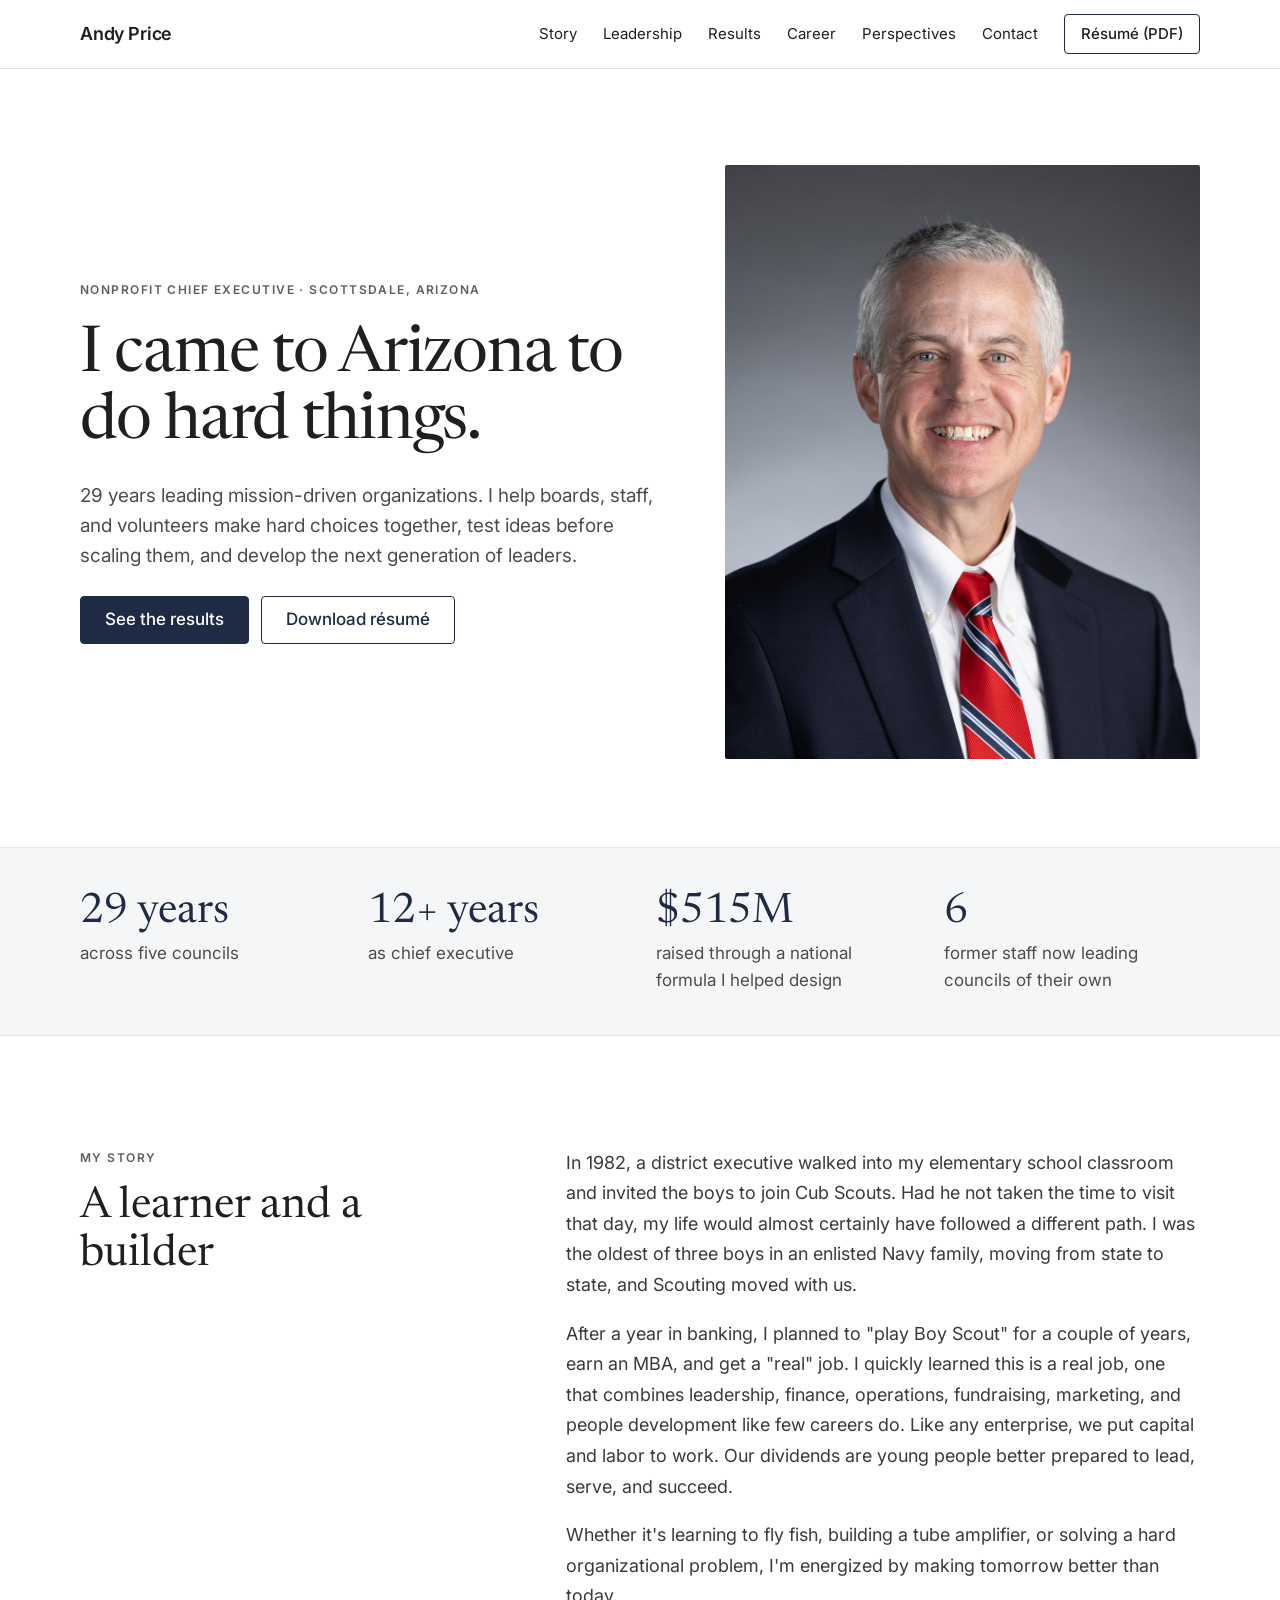
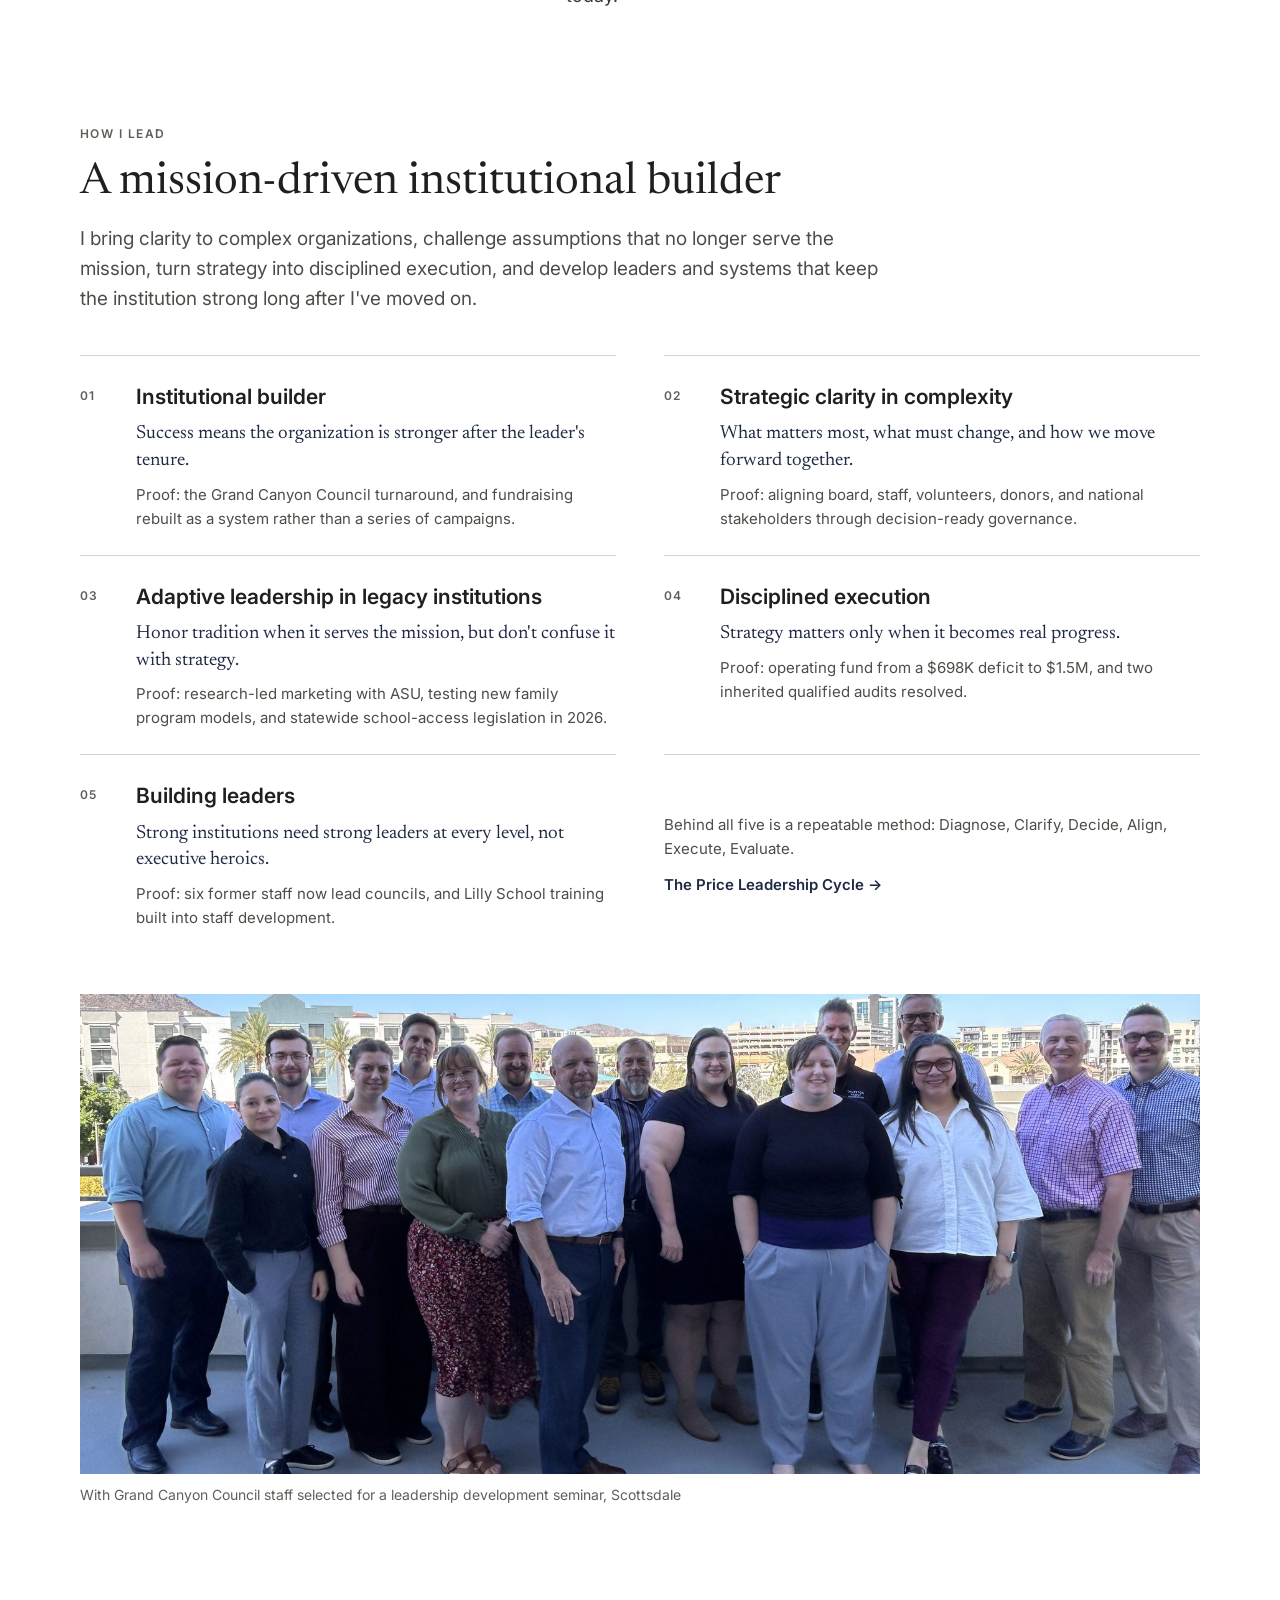
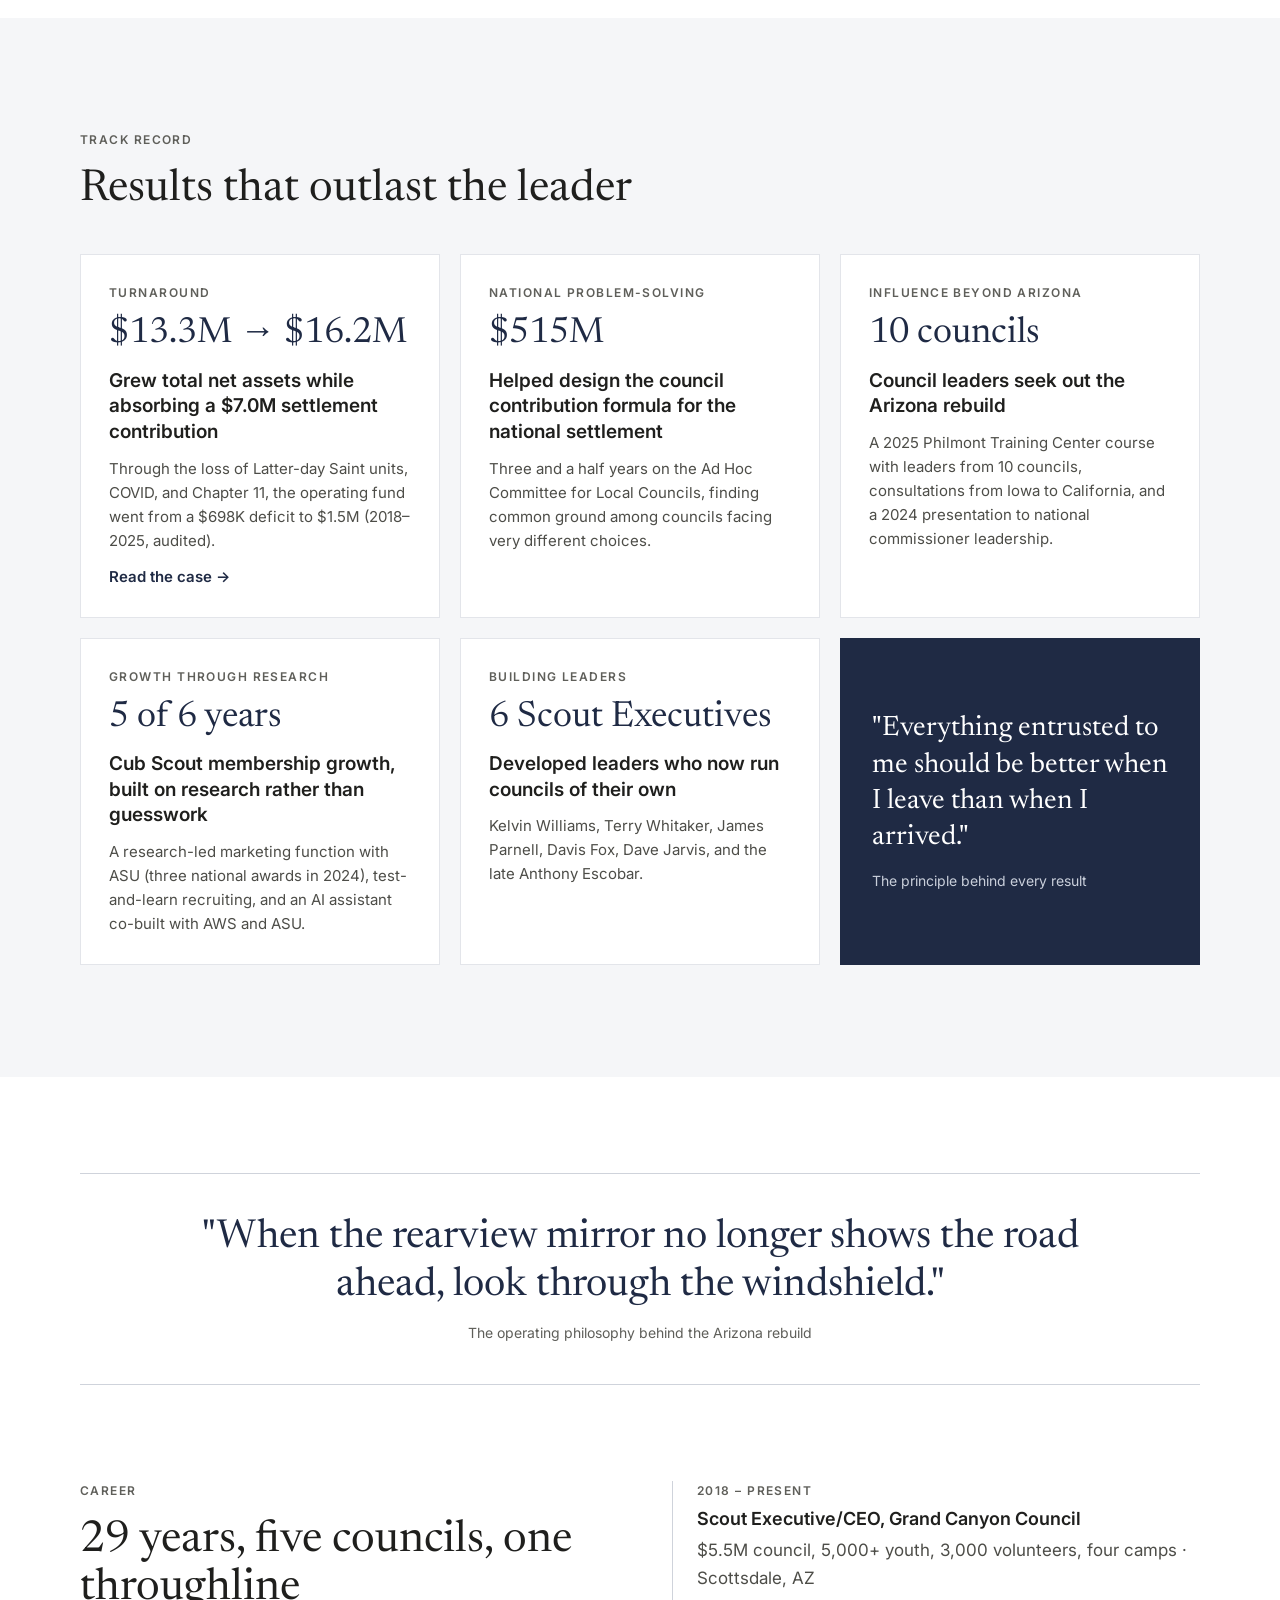
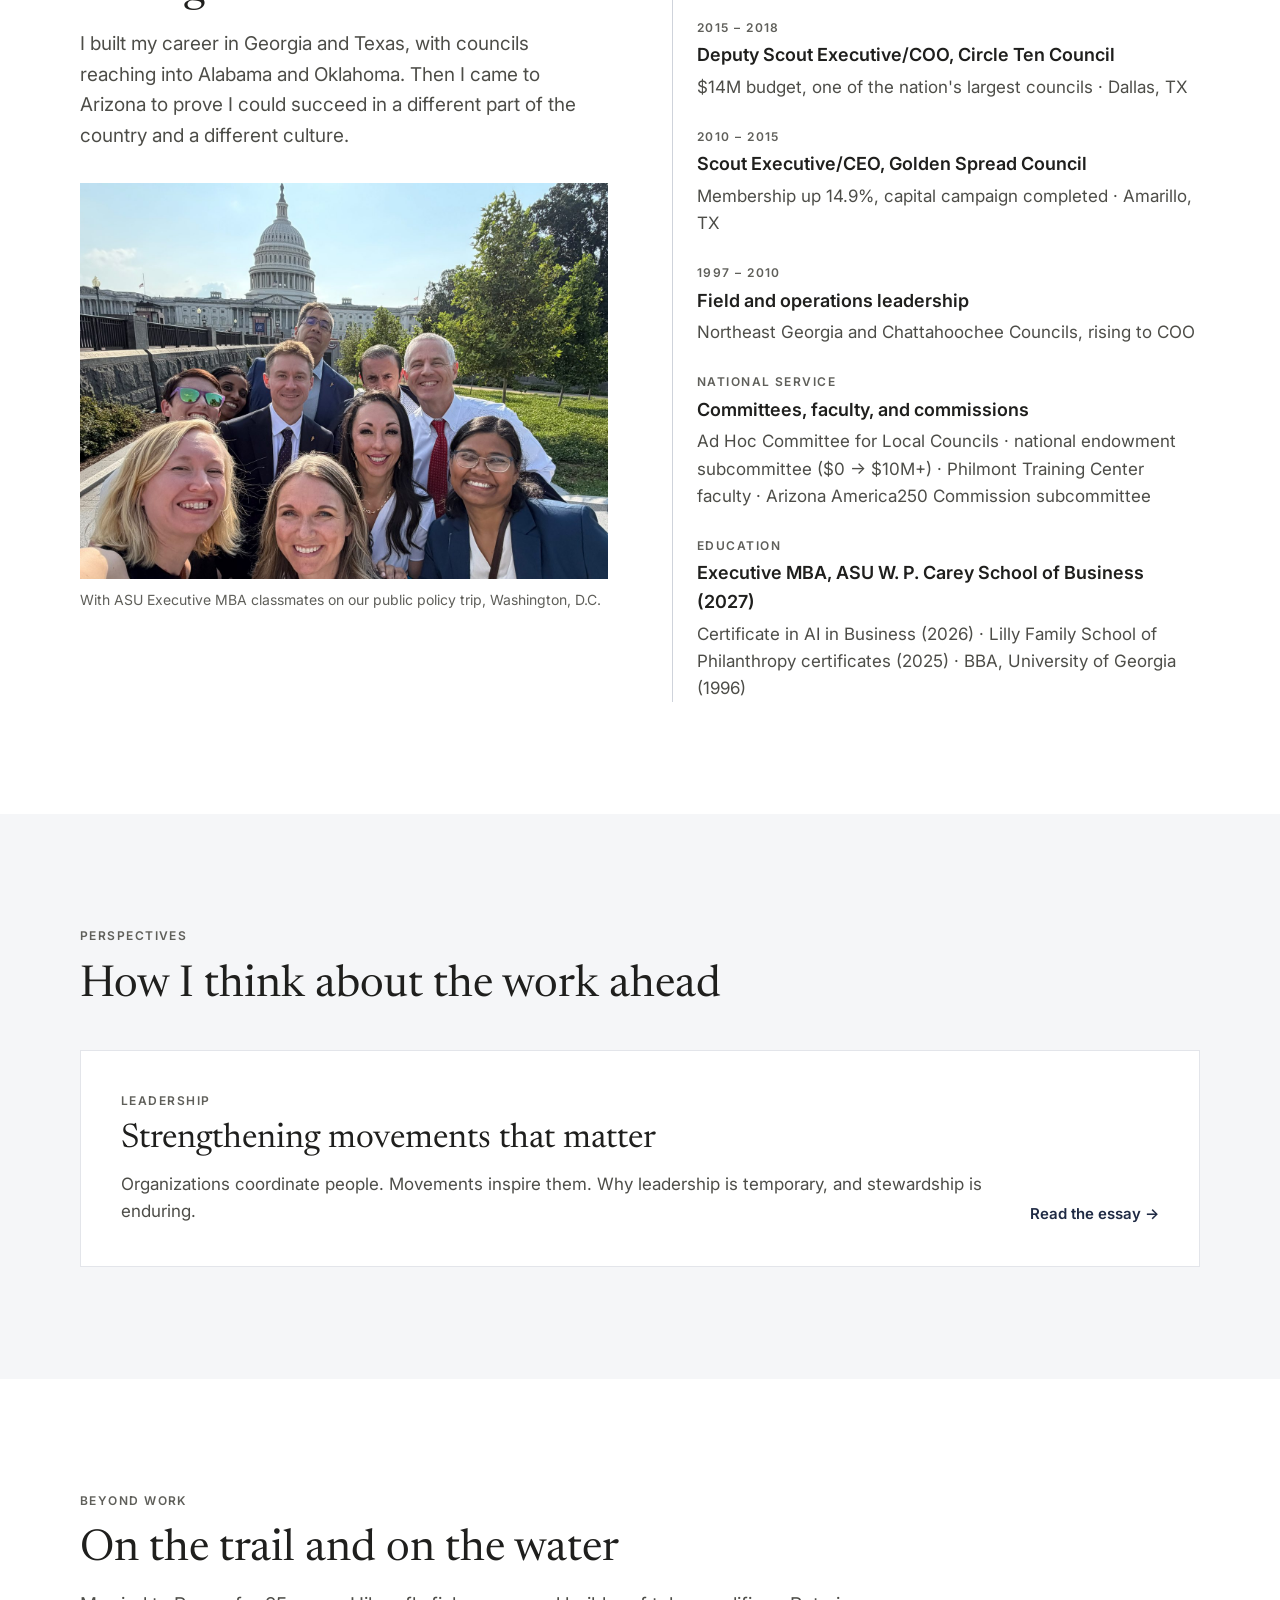
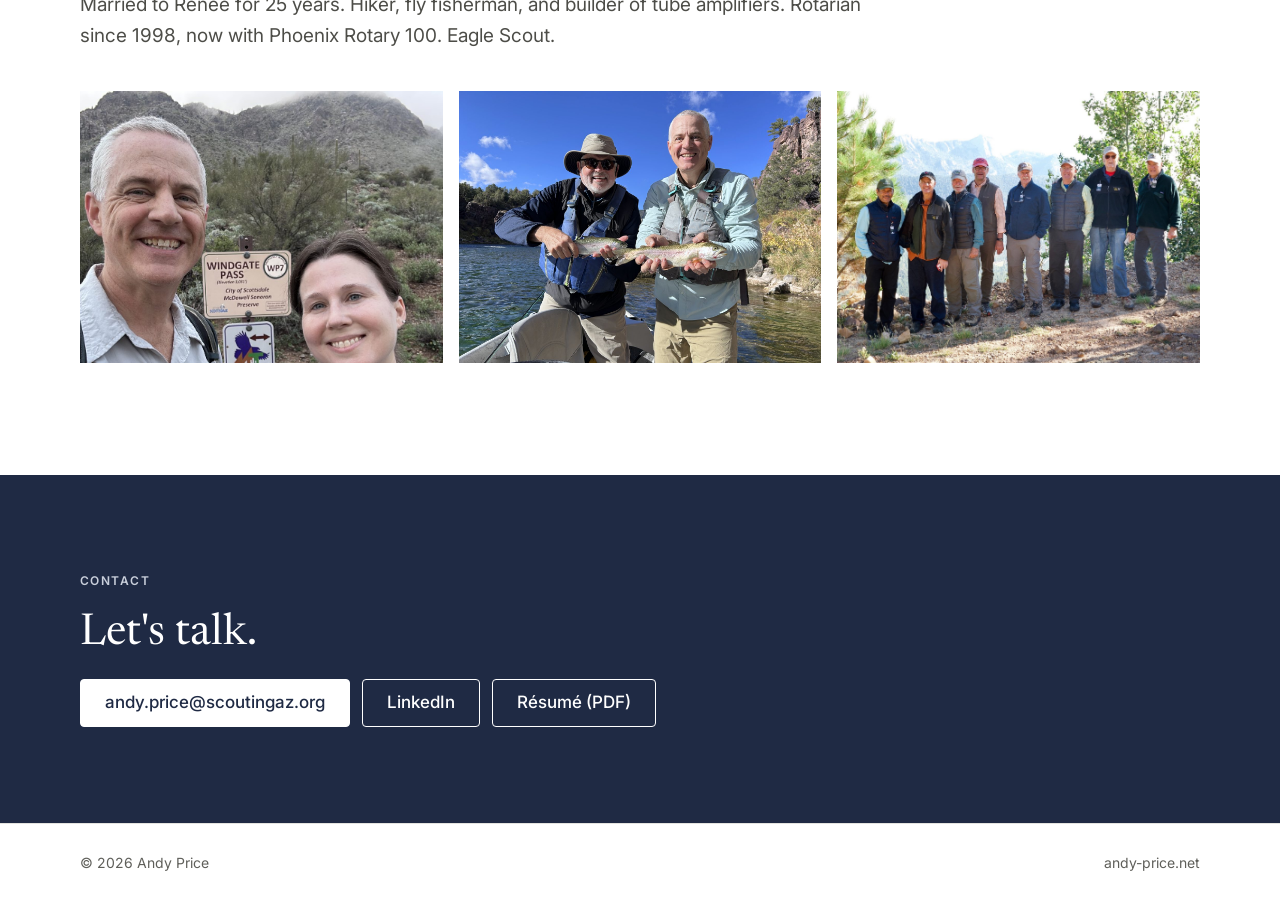
<file: index.html>
<!doctype html>
<html lang="en">
<head>
<meta charset="utf-8">
<meta name="viewport" content="width=device-width, initial-scale=1">
<meta name="robots" content="noindex, nofollow">
<title>Andy Price</title>
<meta name="description" content="Andy Price, nonprofit chief executive. 29 years leading mission-driven organizations.">
<meta property="og:title" content="Andy Price">
<meta property="og:description" content="29 years leading mission-driven organizations.">
<meta property="og:image" content="https://andy-price.net/images/headshot.jpg">
<meta property="og:url" content="https://andy-price.net/">
<link rel="icon" href="/favicon.svg" type="image/svg+xml">
<link rel="preconnect" href="https://fonts.googleapis.com">
<link rel="preconnect" href="https://fonts.gstatic.com" crossorigin>
<link rel="stylesheet" href="https://fonts.googleapis.com/css2?family=Inter:wght@400;500;600;700&amp;family=Newsreader:opsz,wght@6..72,400;6..72,500&amp;display=swap">
<link rel="stylesheet" href="/css/site.css">
</head>
<body>

<header class="site-header">
<div class="wrap">
<a class="brand" href="/">Andy Price</a>
<nav class="nav" aria-label="Primary">
<a href="#story">Story</a>
<a href="#leadership">Leadership</a>
<a href="#results">Results</a>
<a href="#career">Career</a>
<a href="#perspectives">Perspectives</a>
<a href="#contact">Contact</a>
<a class="btn btn-line" style="min-height: 40px; padding: 0 16px; font-size: 15px" href="/Andy-Price-Resume.pdf">Résumé (PDF)</a>
</nav>
<details class="menu">
<summary aria-label="Menu"><svg width="22" height="22" viewBox="0 0 24 24" fill="none" stroke="#1f1f1d" stroke-width="2" stroke-linecap="round" aria-hidden="true"><path d="M4 7h16M4 12h16M4 17h16"/></svg></summary>
<div class="menu-panel">
<a href="#story">Story</a>
<a href="#leadership">Leadership</a>
<a href="#results">Results</a>
<a href="#career">Career</a>
<a href="#perspectives">Perspectives</a>
<a href="#contact">Contact</a>
<a href="/Andy-Price-Resume.pdf">Résumé (PDF)</a>
</div>
</details>
</div>
</header>

<main>
<section class="wrap hero">
<div class="hero-text">
<p class="tag">Nonprofit chief executive · Scottsdale, Arizona</p>
<h1>I came to Arizona to do hard things.</h1>
<p class="lede">29 years leading mission-driven organizations. I help boards, staff, and volunteers make hard choices together, test ideas before scaling them, and develop the next generation of leaders.</p>
<div class="btn-row">
<a class="btn btn-solid" href="#results">See the results</a>
<a class="btn btn-line" href="/Andy-Price-Resume.pdf">Download résumé</a>
</div>
</div>
<div class="hero-photo-wrap">
<img class="photo hero-photo" src="/images/headshot.jpg" alt="Portrait of Andy Price" width="1000" height="1249">
</div>
</section>

<div class="stats-band">
<div class="wrap stats">
<div><p class="stat-num">29 years</p><p class="stat-label">across five councils</p></div>
<div><p class="stat-num">12+ years</p><p class="stat-label">as chief executive</p></div>
<div><p class="stat-num">$515M</p><p class="stat-label">raised through a national formula I helped design</p></div>
<div><p class="stat-num">6</p><p class="stat-label">former staff now leading councils of their own</p></div>
</div>
</div>

<section id="story" class="wrap story">
<div class="section-head" style="margin-bottom: 0">
<p class="tag">My story</p>
<h2 class="h2">A learner and a builder</h2>
</div>
<div class="story-body">
<p>In 1982, a district executive walked into my elementary school classroom and invited the boys to join Cub Scouts. Had he not taken the time to visit that day, my life would almost certainly have followed a different path. I was the oldest of three boys in an enlisted Navy family, moving from state to state, and Scouting moved with us.</p>
<p>After a year in banking, I planned to "play Boy Scout" for a couple of years, earn an MBA, and get a "real" job. I quickly learned this is a real job, one that combines leadership, finance, operations, fundraising, marketing, and people development like few careers do. Like any enterprise, we put capital and labor to work. Our dividends are young people better prepared to lead, serve, and succeed.</p>
<p>Whether it's learning to fly fish, building a tube amplifier, or solving a hard organizational problem, I'm energized by making tomorrow better than today.</p>
</div>
</section>

<section id="leadership" class="wrap" style="padding-top: 72px; padding-bottom: 112px">
<div class="section-head">
<p class="tag">How I lead</p>
<h2 class="h2">A mission-driven institutional builder</h2>
<p class="lede">I bring clarity to complex organizations, challenge assumptions that no longer serve the mission, turn strategy into disciplined execution, and develop leaders and systems that keep the institution strong long after I've moved on.</p>
</div>
<div class="pillars">
<div class="pillar"><p class="tag">01</p><div class="pillar-body"><h3>Institutional builder</h3><p class="pillar-msg">Success means the organization is stronger after the leader's tenure.</p><p class="pillar-proof">Proof: the Grand Canyon Council turnaround, and fundraising rebuilt as a system rather than a series of campaigns.</p></div></div>
<div class="pillar"><p class="tag">02</p><div class="pillar-body"><h3>Strategic clarity in complexity</h3><p class="pillar-msg">What matters most, what must change, and how we move forward together.</p><p class="pillar-proof">Proof: aligning board, staff, volunteers, donors, and national stakeholders through decision-ready governance.</p></div></div>
<div class="pillar"><p class="tag">03</p><div class="pillar-body"><h3>Adaptive leadership in legacy institutions</h3><p class="pillar-msg">Honor tradition when it serves the mission, but don't confuse it with strategy.</p><p class="pillar-proof">Proof: research-led marketing with ASU, testing new family program models, and statewide school-access legislation in 2026.</p></div></div>
<div class="pillar"><p class="tag">04</p><div class="pillar-body"><h3>Disciplined execution</h3><p class="pillar-msg">Strategy matters only when it becomes real progress.</p><p class="pillar-proof">Proof: operating fund from a $698K deficit to $1.5M, and two inherited qualified audits resolved.</p></div></div>
<div class="pillar"><p class="tag">05</p><div class="pillar-body"><h3>Building leaders</h3><p class="pillar-msg">Strong institutions need strong leaders at every level, not executive heroics.</p><p class="pillar-proof">Proof: six former staff now lead councils, and Lilly School training built into staff development.</p></div></div>
<div class="pillar-link">
<p>Behind all five is a repeatable method: Diagnose, Clarify, Decide, Align, Execute, Evaluate.</p>
<a href="/leadership-cycle.html">The Price Leadership Cycle →</a>
</div>
</div>
<figure>
<img class="photo" src="/images/team.jpg" alt="Andy Price with Grand Canyon Council staff at a leadership development seminar" width="1800" height="945" style="aspect-ratio: 21 / 9; object-position: center 45%">
<figcaption>With Grand Canyon Council staff selected for a leadership development seminar, Scottsdale</figcaption>
</figure>
</section>

<section id="results" class="tint">
<div class="wrap section">
<div class="section-head">
<p class="tag">Track record</p>
<h2 class="h2">Results that outlast the leader</h2>
</div>
<div class="cards">
<a class="card" href="/turnaround.html"><p class="tag">Turnaround</p><p class="card-num">$13.3M → $16.2M</p><h3>Grew total net assets while absorbing a $7.0M settlement contribution</h3><p class="card-text">Through the loss of Latter-day Saint units, COVID, and Chapter 11, the operating fund went from a $698K deficit to $1.5M (2018–2025, audited).</p><span class="card-more">Read the case →</span></a>
<div class="card"><p class="tag">National problem-solving</p><p class="card-num">$515M</p><h3>Helped design the council contribution formula for the national settlement</h3><p class="card-text">Three and a half years on the Ad Hoc Committee for Local Councils, finding common ground among councils facing very different choices.</p></div>
<div class="card"><p class="tag">Influence beyond Arizona</p><p class="card-num">10 councils</p><h3>Council leaders seek out the Arizona rebuild</h3><p class="card-text">A 2025 Philmont Training Center course with leaders from 10 councils, consultations from Iowa to California, and a 2024 presentation to national commissioner leadership.</p></div>
<div class="card"><p class="tag">Growth through research</p><p class="card-num">5 of 6 years</p><h3>Cub Scout membership growth, built on research rather than guesswork</h3><p class="card-text">A research-led marketing function with ASU (three national awards in 2024), test-and-learn recruiting, and an AI assistant co-built with AWS and ASU.</p></div>
<div class="card"><p class="tag">Building leaders</p><p class="card-num">6 Scout Executives</p><h3>Developed leaders who now run councils of their own</h3><p class="card-text">Kelvin Williams, Terry Whitaker, James Parnell, Davis Fox, Dave Jarvis, and the late Anthony Escobar.</p></div>
<div class="card-quote">
<p>"Everything entrusted to me should be better when I leave than when I arrived."</p>
<p>The principle behind every result</p>
</div>
</div>
</div>
</section>

<div class="wrap" style="padding-top: 96px">
<blockquote class="pull">
<p>"When the rearview mirror no longer shows the road ahead, look through the windshield."</p>
<p>The operating philosophy behind the Arizona rebuild</p>
</blockquote>
</div>

<section id="career" class="wrap career">
<div class="career-intro">
<p class="tag">Career</p>
<h2 class="h2">29 years, five councils, one throughline</h2>
<p class="lede">I built my career in Georgia and Texas, with councils reaching into Alabama and Oklahoma. Then I came to Arizona to prove I could succeed in a different part of the country and a different culture.</p>
<figure>
<img class="photo" src="/images/capitol.jpg" alt="Andy Price with ASU Executive MBA classmates at the U.S. Capitol" width="1800" height="1080" style="aspect-ratio: 4 / 3">
<figcaption>With ASU Executive MBA classmates on our public policy trip, Washington, D.C.</figcaption>
</figure>
</div>
<ol class="timeline">
<li><p class="tag">2018 – present</p><p class="role">Scout Executive/CEO, Grand Canyon Council</p><p class="detail">$5.5M council, 5,000+ youth, 3,000 volunteers, four camps · Scottsdale, AZ</p></li>
<li><p class="tag">2015 – 2018</p><p class="role">Deputy Scout Executive/COO, Circle Ten Council</p><p class="detail">$14M budget, one of the nation's largest councils · Dallas, TX</p></li>
<li><p class="tag">2010 – 2015</p><p class="role">Scout Executive/CEO, Golden Spread Council</p><p class="detail">Membership up 14.9%, capital campaign completed · Amarillo, TX</p></li>
<li><p class="tag">1997 – 2010</p><p class="role">Field and operations leadership</p><p class="detail">Northeast Georgia and Chattahoochee Councils, rising to COO</p></li>
<li><p class="tag">National service</p><p class="role">Committees, faculty, and commissions</p><p class="detail">Ad Hoc Committee for Local Councils · national endowment subcommittee ($0 → $10M+) · Philmont Training Center faculty · Arizona America250 Commission subcommittee</p></li>
<li><p class="tag">Education</p><p class="role">Executive MBA, ASU W. P. Carey School of Business (2027)</p><p class="detail">Certificate in AI in Business (2026) · Lilly Family School of Philanthropy certificates (2025) · BBA, University of Georgia (1996)</p></li>
</ol>
</section>

<section id="perspectives" class="tint">
<div class="wrap section">
<div class="section-head">
<p class="tag">Perspectives</p>
<h2 class="h2">How I think about the work ahead</h2>
</div>
<a class="feature" href="/strengthening-movements.html">
<div>
<p class="tag">Leadership</p>
<h3>Strengthening movements that matter</h3>
<p class="card-text" style="font-size: 17px">Organizations coordinate people. Movements inspire them. Why leadership is temporary, and stewardship is enduring.</p>
</div>
<span class="card-more">Read the essay →</span>
</a>
</div>
</section>

<section id="beyond" class="wrap section">
<div class="section-head">
<p class="tag">Beyond work</p>
<h2 class="h2">On the trail and on the water</h2>
<p class="lede">Married to Renee for 25 years. Hiker, fly fisherman, and builder of tube amplifiers. Rotarian since 1998, now with Phoenix Rotary 100. Eagle Scout.</p>
</div>
<div class="gallery">
<img class="photo" src="/images/hike.jpg" alt="Andy and Renee Price hiking at Windgate Pass, McDowell Sonoran Preserve" width="1400" height="724">
<img class="photo" src="/images/trout.jpg" alt="Andy Price holding a rainbow trout on a fly-fishing float trip" width="1400" height="1050">
<img class="photo" src="/images/mountain.jpg" alt="Andy Price with friends on a mountain overlook" width="1800" height="1202">
</div>
</section>

<section id="contact" class="contact">
<div class="wrap">
<p class="tag">Contact</p>
<h2 class="h2">Let's talk.</h2>
<div class="btn-row">
<a class="btn btn-solid" href="mailto:andy.price@scoutingaz.org">andy.price@scoutingaz.org</a>
<a class="btn btn-line" href="https://www.linkedin.com/in/andy-price-08856b11/">LinkedIn</a>
<a class="btn btn-line" href="/Andy-Price-Resume.pdf">Résumé (PDF)</a>
</div>
</div>
</section>
</main>

<footer class="site-footer">
<div class="wrap"><span>© 2026 Andy Price</span><span>andy-price.net</span></div>
</footer>

<script src="/js/v.js" defer></script>
</body>
</html>
</file>
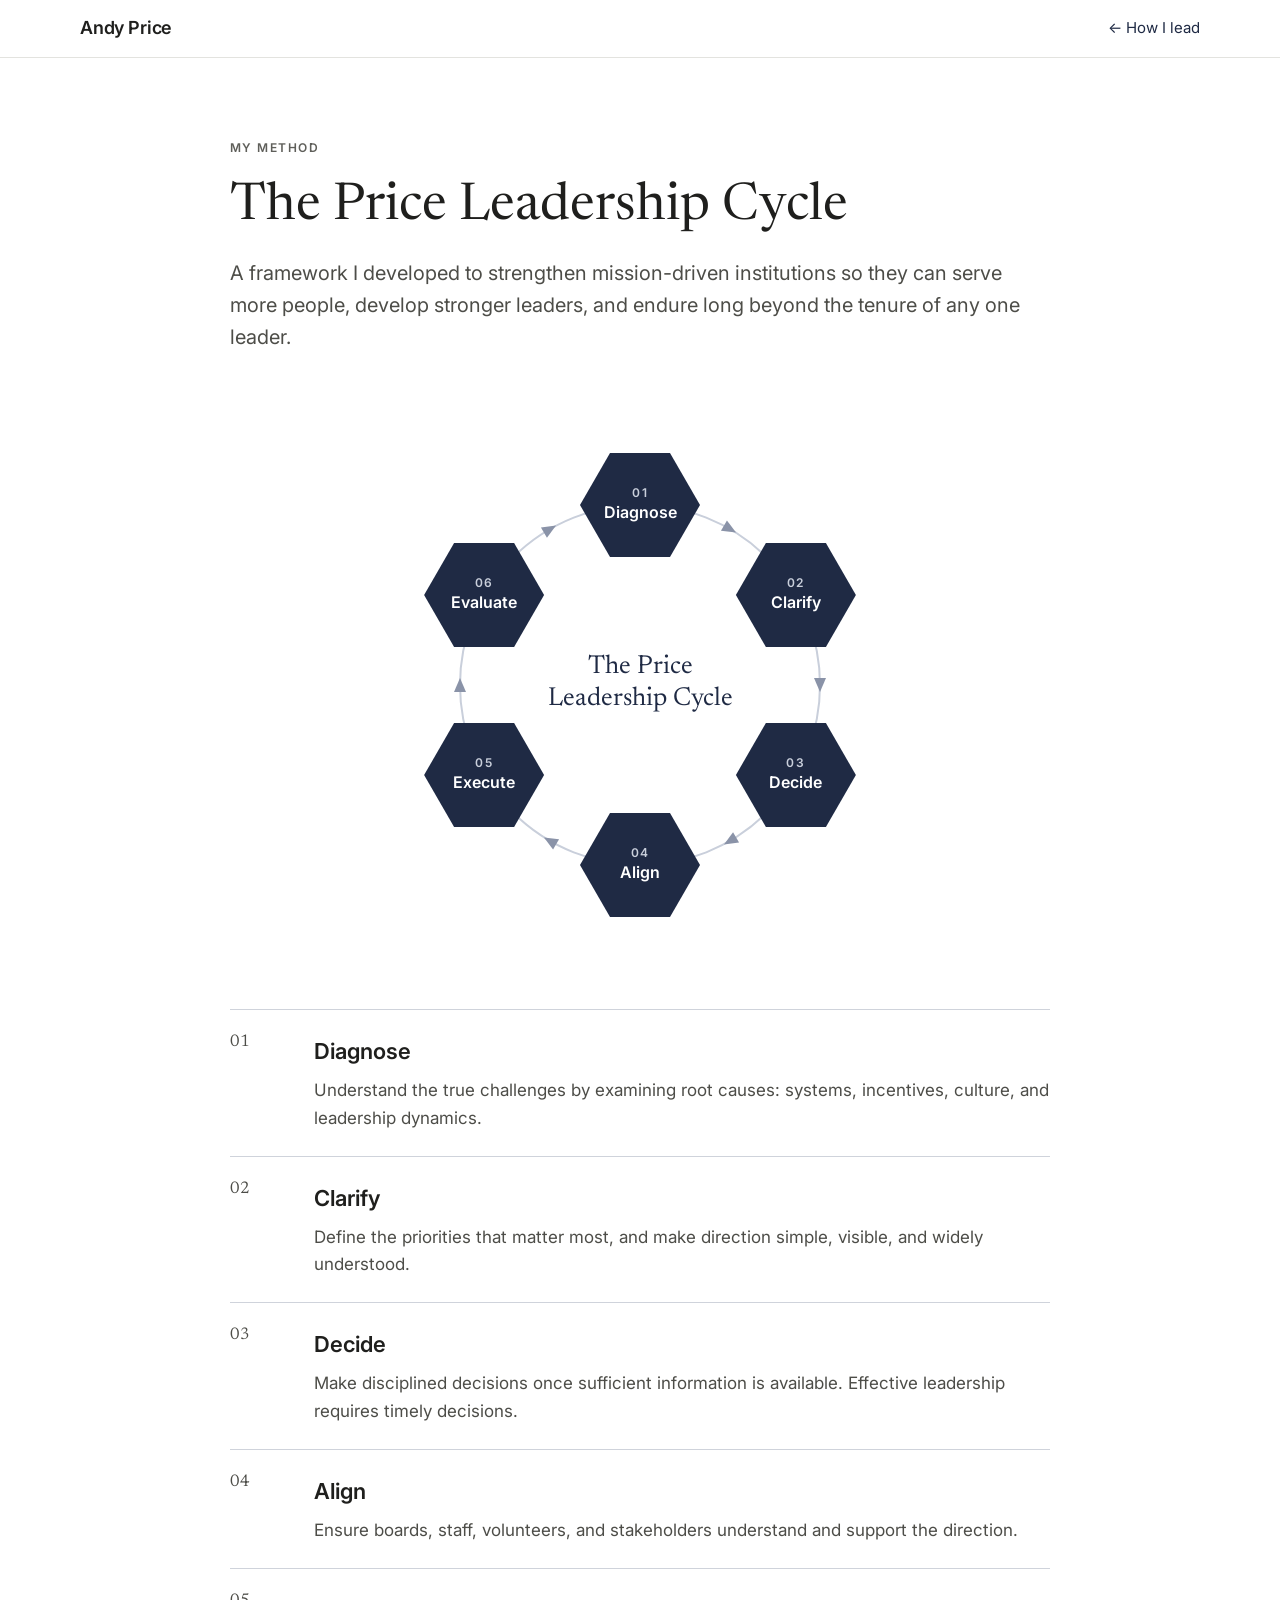
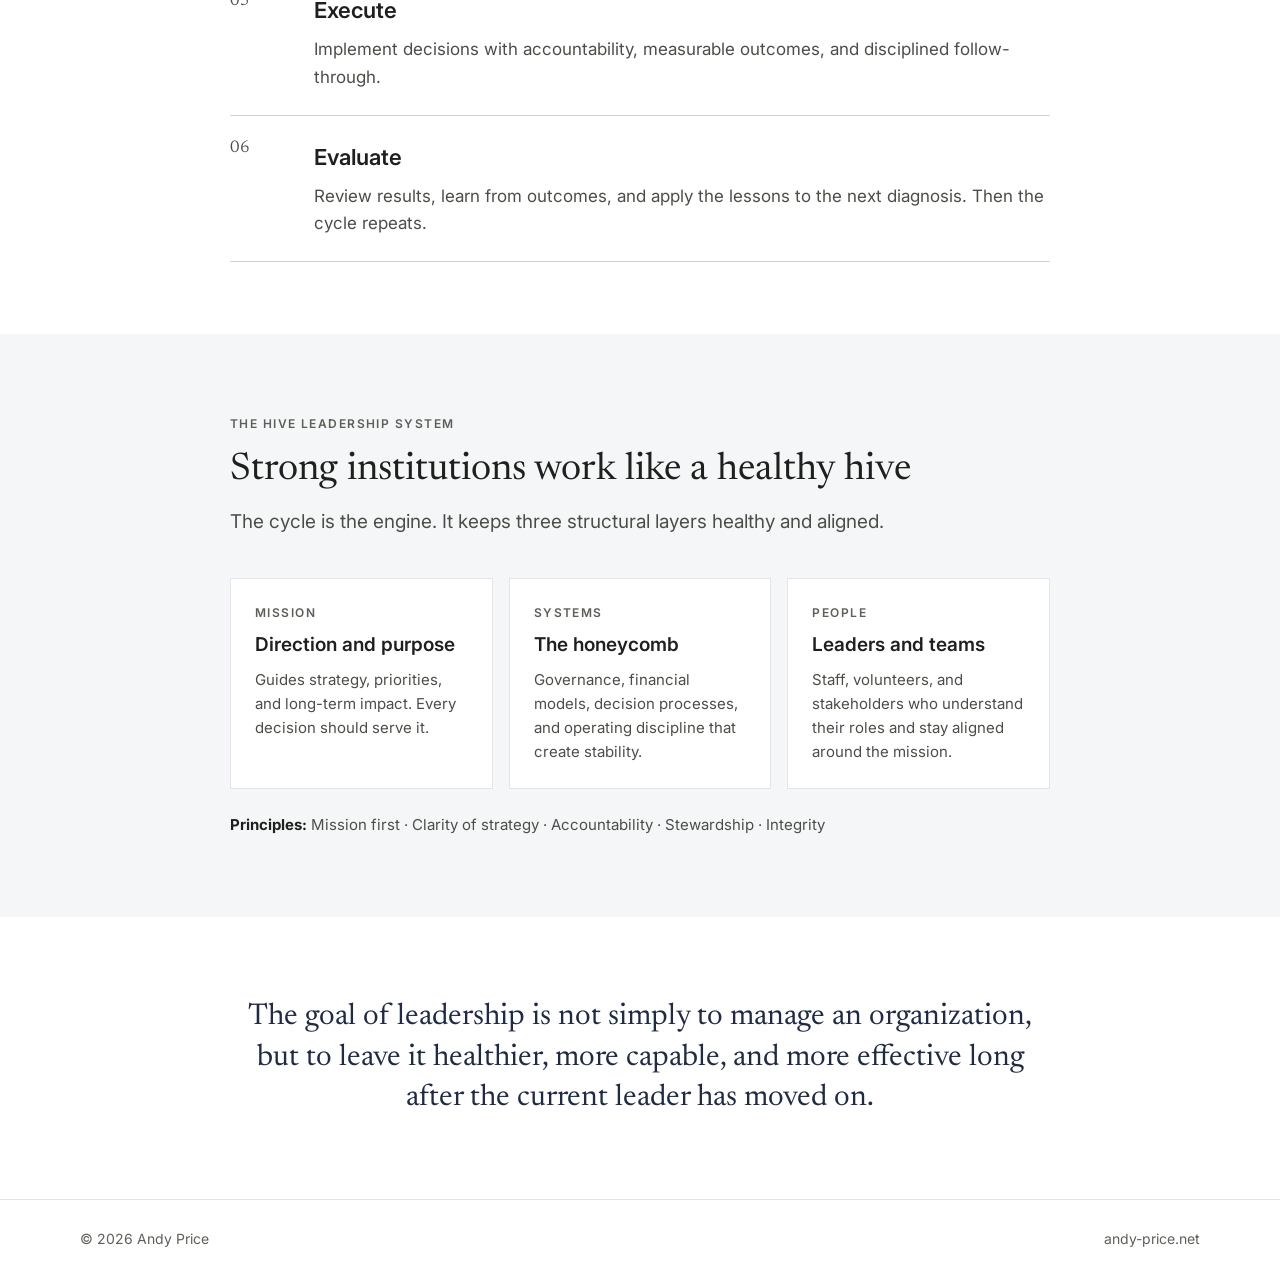
<file: leadership-cycle.html>
<!doctype html>
<html lang="en">
<head>
<meta charset="utf-8">
<meta name="viewport" content="width=device-width, initial-scale=1">
<meta name="robots" content="noindex, nofollow">
<title>The Price Leadership Cycle · Andy Price</title>
<meta name="description" content="Diagnose, Clarify, Decide, Align, Execute, Evaluate: a framework for strengthening mission-driven institutions.">
<meta property="og:title" content="The Price Leadership Cycle · Andy Price">
<meta property="og:description" content="Diagnose, Clarify, Decide, Align, Execute, Evaluate: a framework for strengthening mission-driven institutions.">
<meta property="og:image" content="https://andy-price.net/images/headshot.jpg">
<link rel="icon" href="/favicon.svg" type="image/svg+xml">
<link rel="preconnect" href="https://fonts.googleapis.com">
<link rel="preconnect" href="https://fonts.gstatic.com" crossorigin>
<link rel="stylesheet" href="https://fonts.googleapis.com/css2?family=Inter:wght@400;500;600;700&amp;family=Newsreader:opsz,wght@6..72,400;6..72,500&amp;display=swap">
<link rel="stylesheet" href="/css/site.css">
</head>
<body>
<header class="site-header">
<div class="wrap">
<a class="brand" href="/">Andy Price</a>
<a class="back" href="/#leadership">← How I lead</a>
</div>
</header>
<main>
<div class="narrow article-head" style="max-width: 900px">
<p class="tag">My method</p>
<h1>The Price Leadership Cycle</h1>
<p class="lede" style="font-size: 20px">A framework I developed to strengthen mission-driven institutions so they can serve more people, develop stronger leaders, and endure long beyond the tenure of any one leader.</p>
</div>
<div class="narrow cycle-figure" style="max-width: 900px">
<svg viewBox="0 0 520 520" role="img" aria-label="The Price Leadership Cycle: Diagnose, Clarify, Decide, Align, Execute, Evaluate, then back to Diagnose" style="width:100%;max-width:520px;height:auto;display:block;margin:0 auto">
<circle cx="260" cy="260" r="180" fill="none" stroke="#c9cfdb" stroke-width="2"/>
<path d="M -7 -6 L 7 0 L -7 6 Z" fill="#8a93a8" transform="translate(350.0 104.1) rotate(30.0)"/>
<path d="M -7 -6 L 7 0 L -7 6 Z" fill="#8a93a8" transform="translate(440.0 260.0) rotate(90.0)"/>
<path d="M -7 -6 L 7 0 L -7 6 Z" fill="#8a93a8" transform="translate(350.0 415.9) rotate(150.0)"/>
<path d="M -7 -6 L 7 0 L -7 6 Z" fill="#8a93a8" transform="translate(170.0 415.9) rotate(210.0)"/>
<path d="M -7 -6 L 7 0 L -7 6 Z" fill="#8a93a8" transform="translate(80.0 260.0) rotate(270.0)"/>
<path d="M -7 -6 L 7 0 L -7 6 Z" fill="#8a93a8" transform="translate(170.0 104.1) rotate(330.0)"/>
<polygon points="320.0,80.0 290.0,132.0 230.0,132.0 200.0,80.0 230.0,28.0 290.0,28.0" fill="#1f2a44"/>
<text x="260.0" y="72.0" text-anchor="middle" font-family="Inter, system-ui, sans-serif" font-size="12" font-weight="600" fill="#c9cfdb" letter-spacing="1.5">01</text>
<text x="260.0" y="93.0" text-anchor="middle" font-family="Inter, system-ui, sans-serif" font-size="16" font-weight="600" fill="#ffffff">Diagnose</text>
<polygon points="475.9,170.0 445.9,222.0 385.9,222.0 355.9,170.0 385.9,118.0 445.9,118.0" fill="#1f2a44"/>
<text x="415.9" y="162.0" text-anchor="middle" font-family="Inter, system-ui, sans-serif" font-size="12" font-weight="600" fill="#c9cfdb" letter-spacing="1.5">02</text>
<text x="415.9" y="183.0" text-anchor="middle" font-family="Inter, system-ui, sans-serif" font-size="16" font-weight="600" fill="#ffffff">Clarify</text>
<polygon points="475.9,350.0 445.9,402.0 385.9,402.0 355.9,350.0 385.9,298.0 445.9,298.0" fill="#1f2a44"/>
<text x="415.9" y="342.0" text-anchor="middle" font-family="Inter, system-ui, sans-serif" font-size="12" font-weight="600" fill="#c9cfdb" letter-spacing="1.5">03</text>
<text x="415.9" y="363.0" text-anchor="middle" font-family="Inter, system-ui, sans-serif" font-size="16" font-weight="600" fill="#ffffff">Decide</text>
<polygon points="320.0,440.0 290.0,492.0 230.0,492.0 200.0,440.0 230.0,388.0 290.0,388.0" fill="#1f2a44"/>
<text x="260.0" y="432.0" text-anchor="middle" font-family="Inter, system-ui, sans-serif" font-size="12" font-weight="600" fill="#c9cfdb" letter-spacing="1.5">04</text>
<text x="260.0" y="453.0" text-anchor="middle" font-family="Inter, system-ui, sans-serif" font-size="16" font-weight="600" fill="#ffffff">Align</text>
<polygon points="164.1,350.0 134.1,402.0 74.1,402.0 44.1,350.0 74.1,298.0 134.1,298.0" fill="#1f2a44"/>
<text x="104.1" y="342.0" text-anchor="middle" font-family="Inter, system-ui, sans-serif" font-size="12" font-weight="600" fill="#c9cfdb" letter-spacing="1.5">05</text>
<text x="104.1" y="363.0" text-anchor="middle" font-family="Inter, system-ui, sans-serif" font-size="16" font-weight="600" fill="#ffffff">Execute</text>
<polygon points="164.1,170.0 134.1,222.0 74.1,222.0 44.1,170.0 74.1,118.0 134.1,118.0" fill="#1f2a44"/>
<text x="104.1" y="162.0" text-anchor="middle" font-family="Inter, system-ui, sans-serif" font-size="12" font-weight="600" fill="#c9cfdb" letter-spacing="1.5">06</text>
<text x="104.1" y="183.0" text-anchor="middle" font-family="Inter, system-ui, sans-serif" font-size="16" font-weight="600" fill="#ffffff">Evaluate</text>
<text x="260" y="248" text-anchor="middle" font-family="Newsreader, Georgia, serif" font-size="26" fill="#1f2a44">The Price</text>
<text x="260" y="280" text-anchor="middle" font-family="Newsreader, Georgia, serif" font-size="26" fill="#1f2a44">Leadership Cycle</text>
</svg>

</div>
<div class="narrow steps" style="max-width: 900px">
<div class="step"><p class="step-num">01</p><div><h2>Diagnose</h2><p>Understand the true challenges by examining root causes: systems, incentives, culture, and leadership dynamics.</p></div></div>
<div class="step"><p class="step-num">02</p><div><h2>Clarify</h2><p>Define the priorities that matter most, and make direction simple, visible, and widely understood.</p></div></div>
<div class="step"><p class="step-num">03</p><div><h2>Decide</h2><p>Make disciplined decisions once sufficient information is available. Effective leadership requires timely decisions.</p></div></div>
<div class="step"><p class="step-num">04</p><div><h2>Align</h2><p>Ensure boards, staff, volunteers, and stakeholders understand and support the direction.</p></div></div>
<div class="step"><p class="step-num">05</p><div><h2>Execute</h2><p>Implement decisions with accountability, measurable outcomes, and disciplined follow-through.</p></div></div>
<div class="step"><p class="step-num">06</p><div><h2>Evaluate</h2><p>Review results, learn from outcomes, and apply the lessons to the next diagnosis. Then the cycle repeats.</p></div></div>
</div>
<section class="tint">
<div class="narrow section" style="max-width: 900px; padding-top: 80px; padding-bottom: 80px">
<div class="section-head">
<p class="tag">The Hive Leadership System</p>
<h2 class="h2" style="font-size: 38px">Strong institutions work like a healthy hive</h2>
<p class="lede">The cycle is the engine. It keeps three structural layers healthy and aligned.</p>
</div>
<div class="layers">
<div class="layer"><p class="tag">Mission</p><h3>Direction and purpose</h3><p>Guides strategy, priorities, and long-term impact. Every decision should serve it.</p></div>
<div class="layer"><p class="tag">Systems</p><h3>The honeycomb</h3><p>Governance, financial models, decision processes, and operating discipline that create stability.</p></div>
<div class="layer"><p class="tag">People</p><h3>Leaders and teams</h3><p>Staff, volunteers, and stakeholders who understand their roles and stay aligned around the mission.</p></div>
</div>
<p style="margin-top: 24px; font-size: 15px; color: var(--muted)"><strong style="color: var(--ink)">Principles:</strong> Mission first · Clarity of strategy · Accountability · Stewardship · Integrity</p>
</div>
</section>
<div class="narrow closing" style="max-width: 900px">
<p>The goal of leadership is not simply to manage an organization, but to leave it healthier, more capable, and more effective long after the current leader has moved on.</p>
</div>
</main>
<footer class="site-footer">
<div class="wrap"><span>© 2026 Andy Price</span><span>andy-price.net</span></div>
</footer>
<script src="/js/v.js" defer></script>
</body>
</html>
</file>
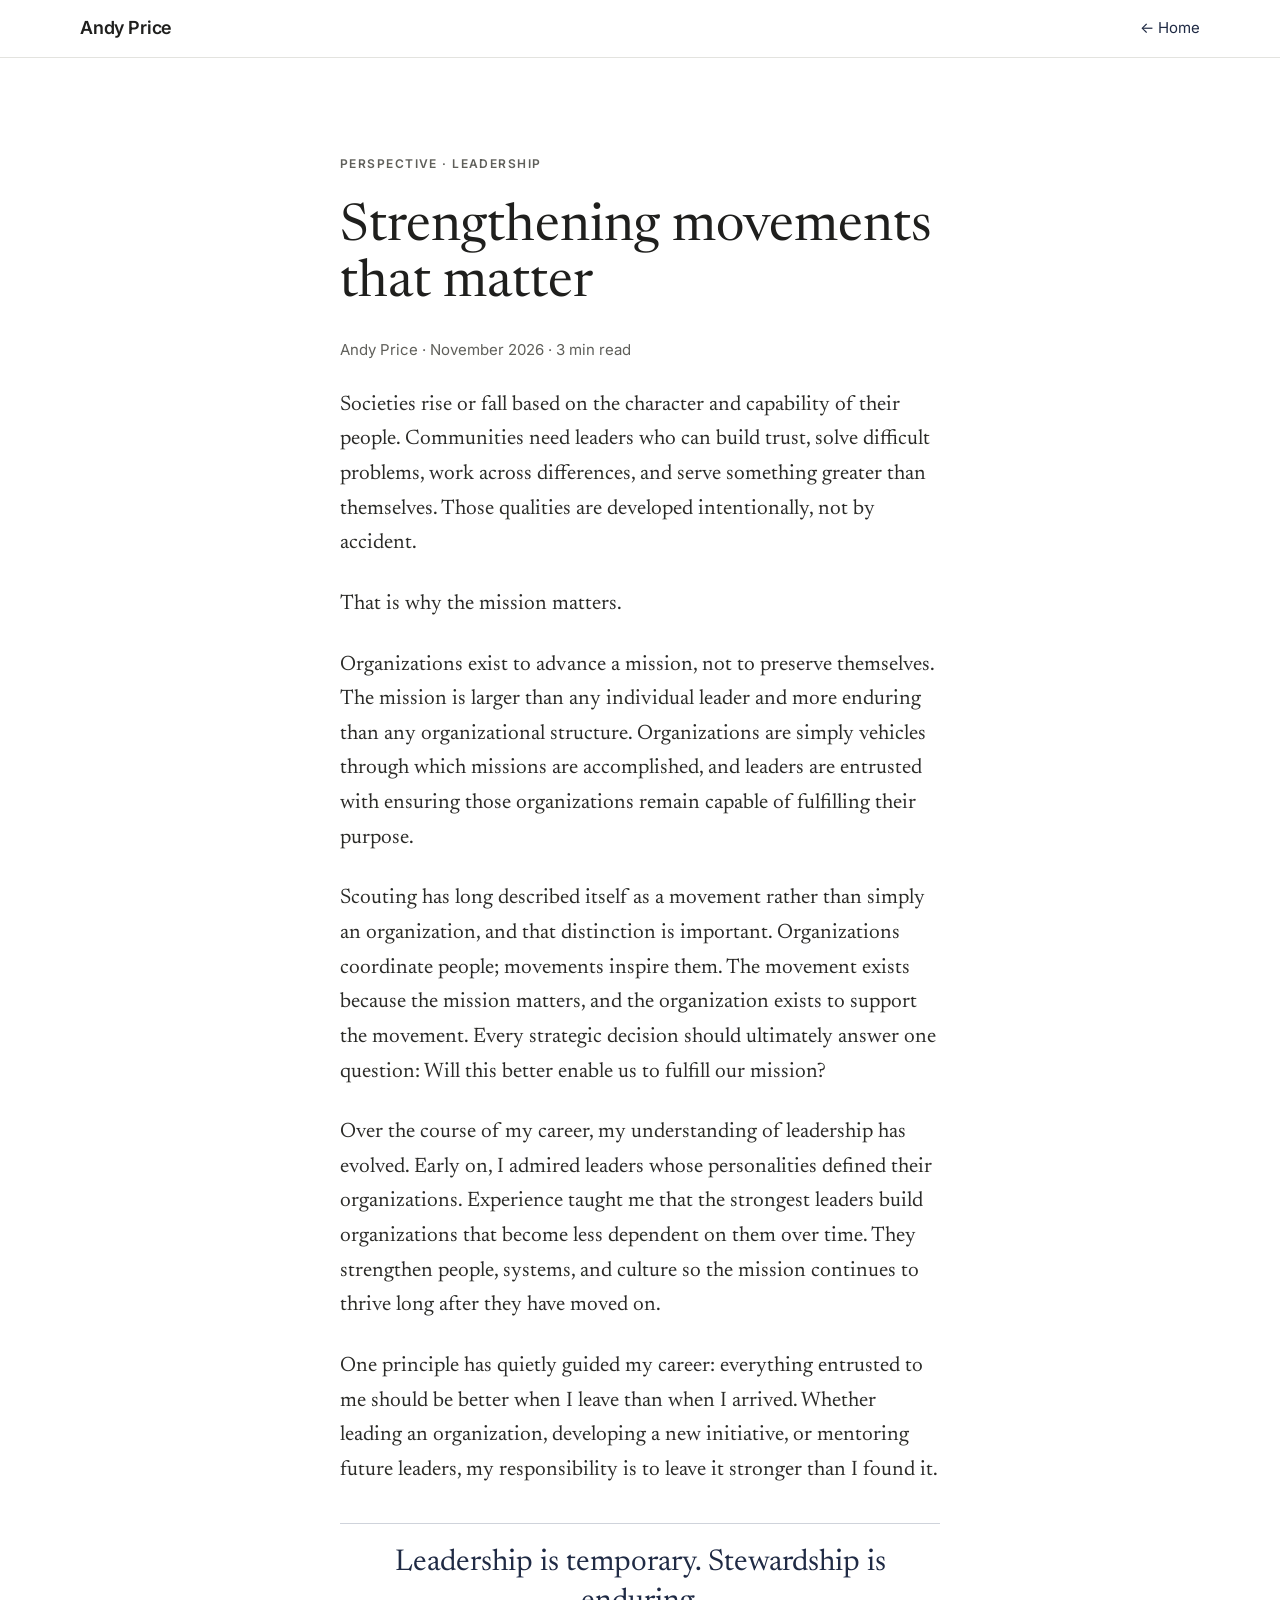
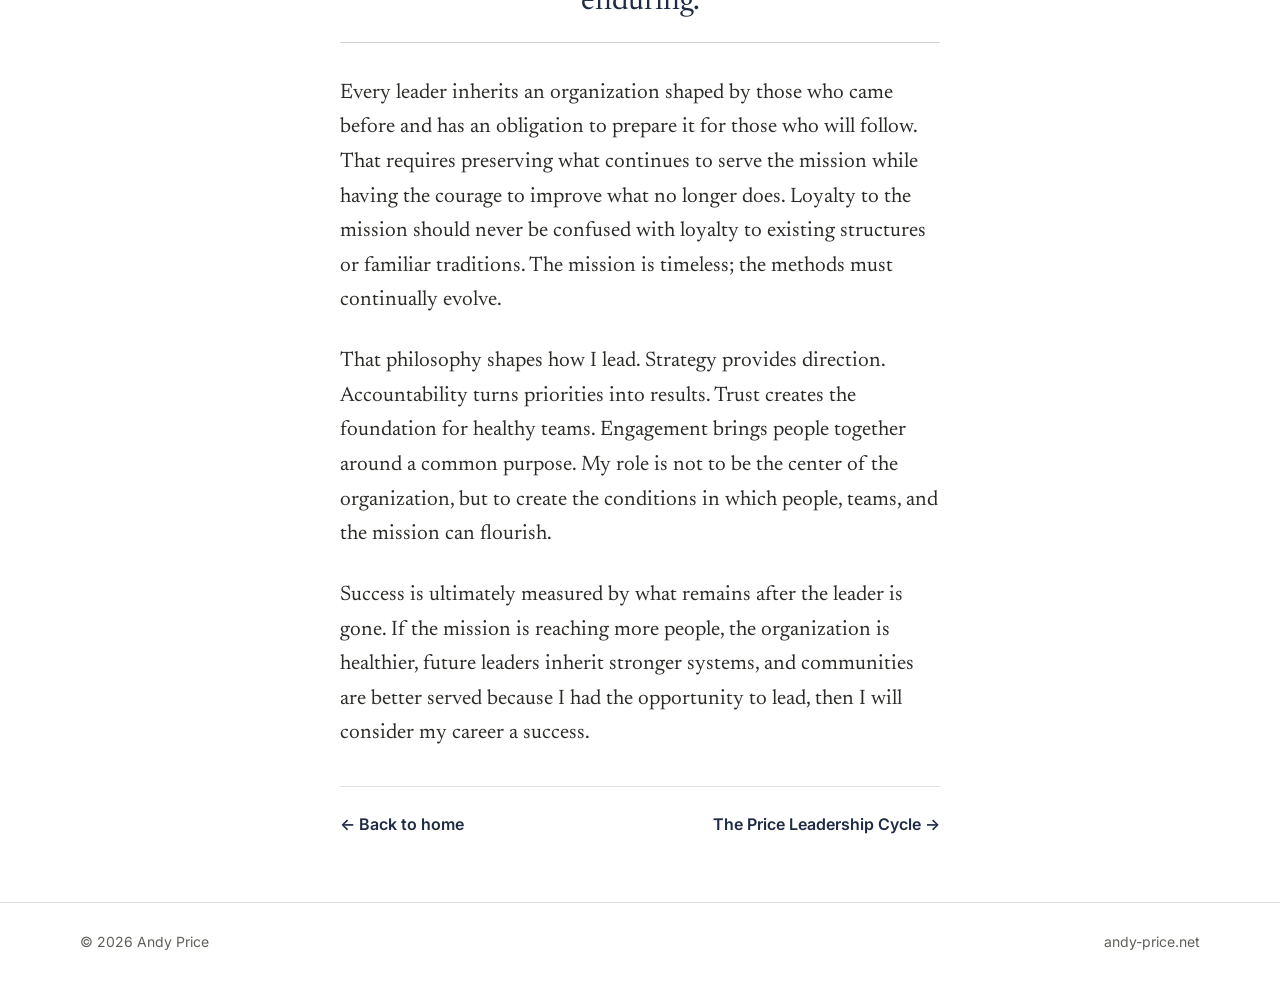
<file: strengthening-movements.html>
<!doctype html>
<html lang="en">
<head>
<meta charset="utf-8">
<meta name="viewport" content="width=device-width, initial-scale=1">
<meta name="robots" content="noindex, nofollow">
<title>Strengthening movements that matter · Andy Price</title>
<meta name="description" content="Organizations coordinate people. Movements inspire them. An essay on leadership and stewardship.">
<meta property="og:title" content="Strengthening movements that matter · Andy Price">
<meta property="og:description" content="Organizations coordinate people. Movements inspire them. An essay on leadership and stewardship.">
<meta property="og:image" content="https://andy-price.net/images/headshot.jpg">
<link rel="icon" href="/favicon.svg" type="image/svg+xml">
<link rel="preconnect" href="https://fonts.googleapis.com">
<link rel="preconnect" href="https://fonts.gstatic.com" crossorigin>
<link rel="stylesheet" href="https://fonts.googleapis.com/css2?family=Inter:wght@400;500;600;700&amp;family=Newsreader:opsz,wght@6..72,400;6..72,500&amp;display=swap">
<link rel="stylesheet" href="/css/site.css">
</head>
<body>
<header class="site-header">
<div class="wrap">
<a class="brand" href="/">Andy Price</a>
<a class="back" href="/#perspectives">← Home</a>
</div>
</header>
<main>
<article class="essay">
<p class="tag" style="font-family: var(--sans)">Perspective · Leadership</p>
<h1>Strengthening movements that matter</h1>
<p class="byline">Andy Price · November 2026 · 3 min read</p>
<p>Societies rise or fall based on the character and capability of their people. Communities need leaders who can build trust, solve difficult problems, work across differences, and serve something greater than themselves. Those qualities are developed intentionally, not by accident.</p>
<p>That is why the mission matters.</p>
<p>Organizations exist to advance a mission, not to preserve themselves. The mission is larger than any individual leader and more enduring than any organizational structure. Organizations are simply vehicles through which missions are accomplished, and leaders are entrusted with ensuring those organizations remain capable of fulfilling their purpose.</p>
<p>Scouting has long described itself as a movement rather than simply an organization, and that distinction is important. Organizations coordinate people; movements inspire them. The movement exists because the mission matters, and the organization exists to support the movement. Every strategic decision should ultimately answer one question: Will this better enable us to fulfill our mission?</p>
<p>Over the course of my career, my understanding of leadership has evolved. Early on, I admired leaders whose personalities defined their organizations. Experience taught me that the strongest leaders build organizations that become less dependent on them over time. They strengthen people, systems, and culture so the mission continues to thrive long after they have moved on.</p>
<p>One principle has quietly guided my career: everything entrusted to me should be better when I leave than when I arrived. Whether leading an organization, developing a new initiative, or mentoring future leaders, my responsibility is to leave it stronger than I found it.</p>
<blockquote><p>Leadership is temporary. Stewardship is enduring.</p></blockquote>
<p>Every leader inherits an organization shaped by those who came before and has an obligation to prepare it for those who will follow. That requires preserving what continues to serve the mission while having the courage to improve what no longer does. Loyalty to the mission should never be confused with loyalty to existing structures or familiar traditions. The mission is timeless; the methods must continually evolve.</p>
<p>That philosophy shapes how I lead. Strategy provides direction. Accountability turns priorities into results. Trust creates the foundation for healthy teams. Engagement brings people together around a common purpose. My role is not to be the center of the organization, but to create the conditions in which people, teams, and the mission can flourish.</p>
<p>Success is ultimately measured by what remains after the leader is gone. If the mission is reaching more people, the organization is healthier, future leaders inherit stronger systems, and communities are better served because I had the opportunity to lead, then I will consider my career a success.</p>
<div class="end-links">
<a href="/#perspectives">← Back to home</a>
<a href="/leadership-cycle.html">The Price Leadership Cycle →</a>
</div>
</article>
</main>
<footer class="site-footer">
<div class="wrap"><span>© 2026 Andy Price</span><span>andy-price.net</span></div>
</footer>
<script src="/js/v.js" defer></script>
</body>
</html>
</file>
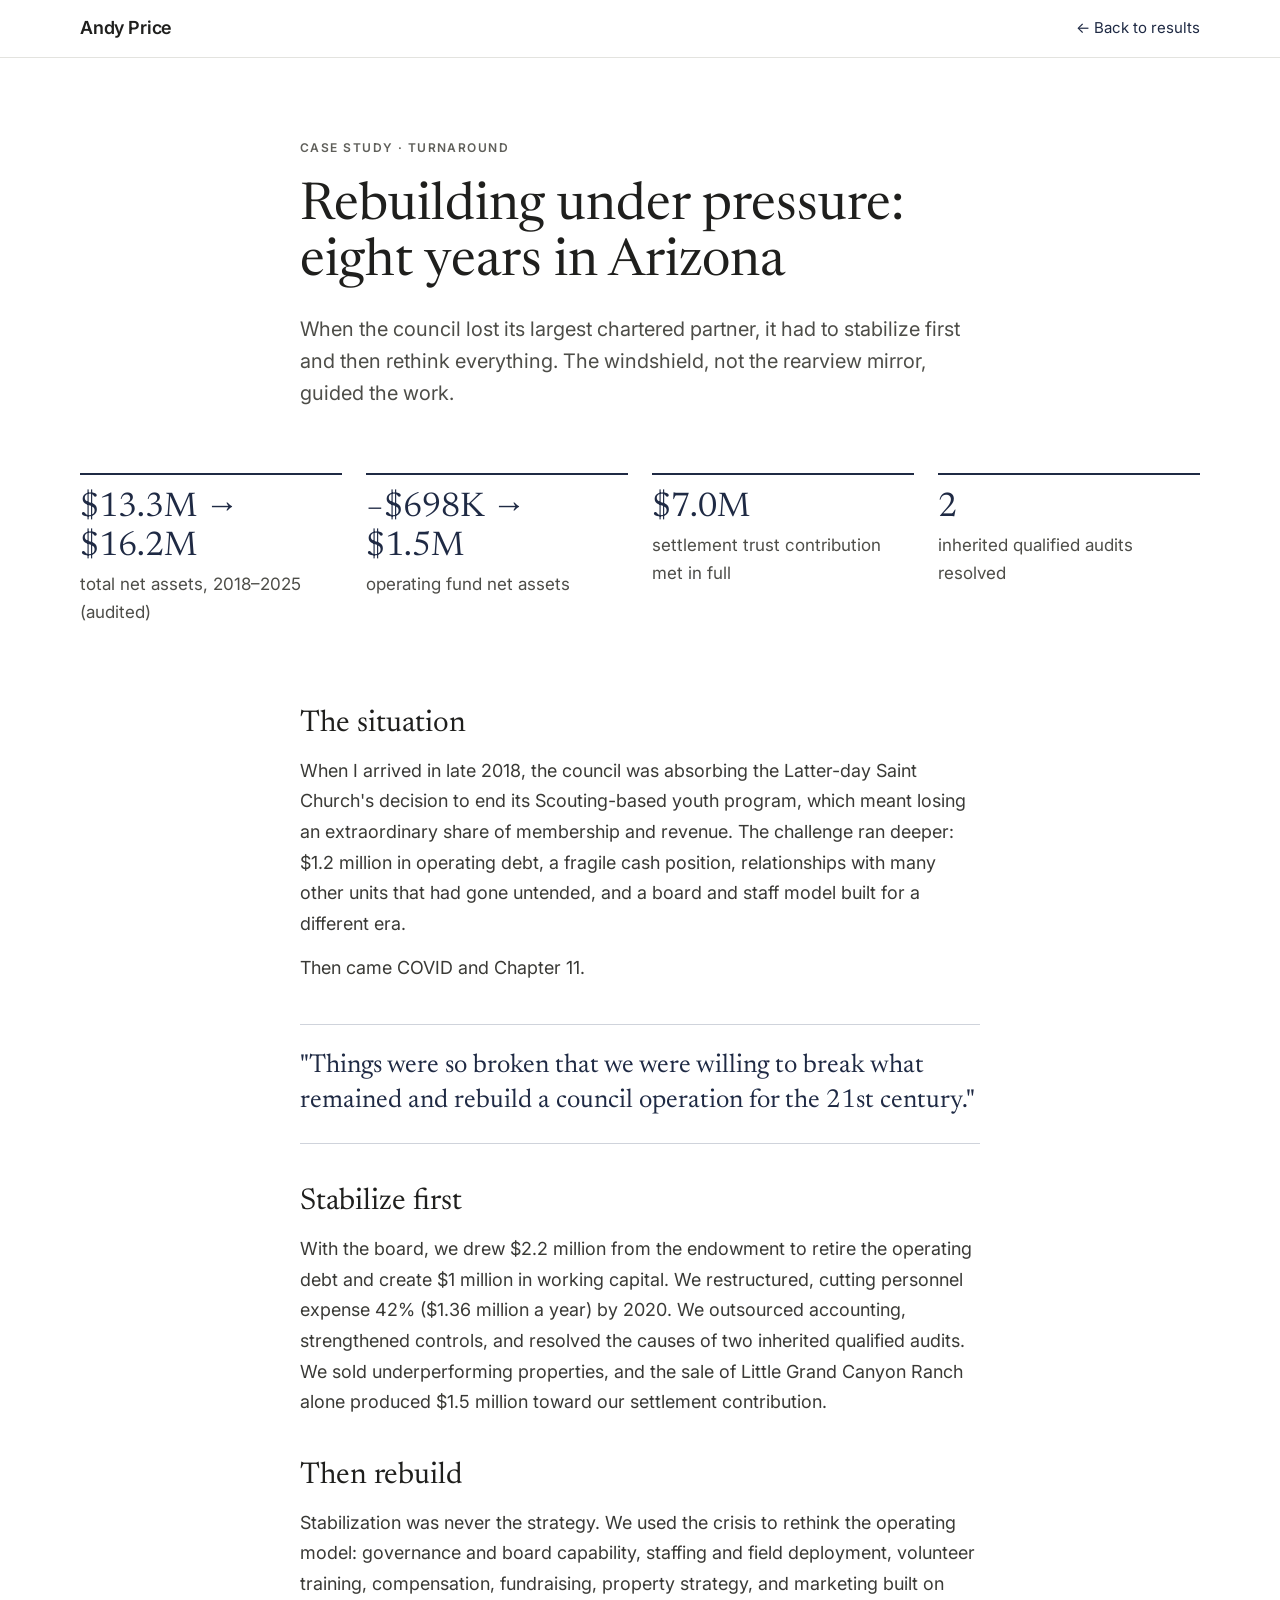
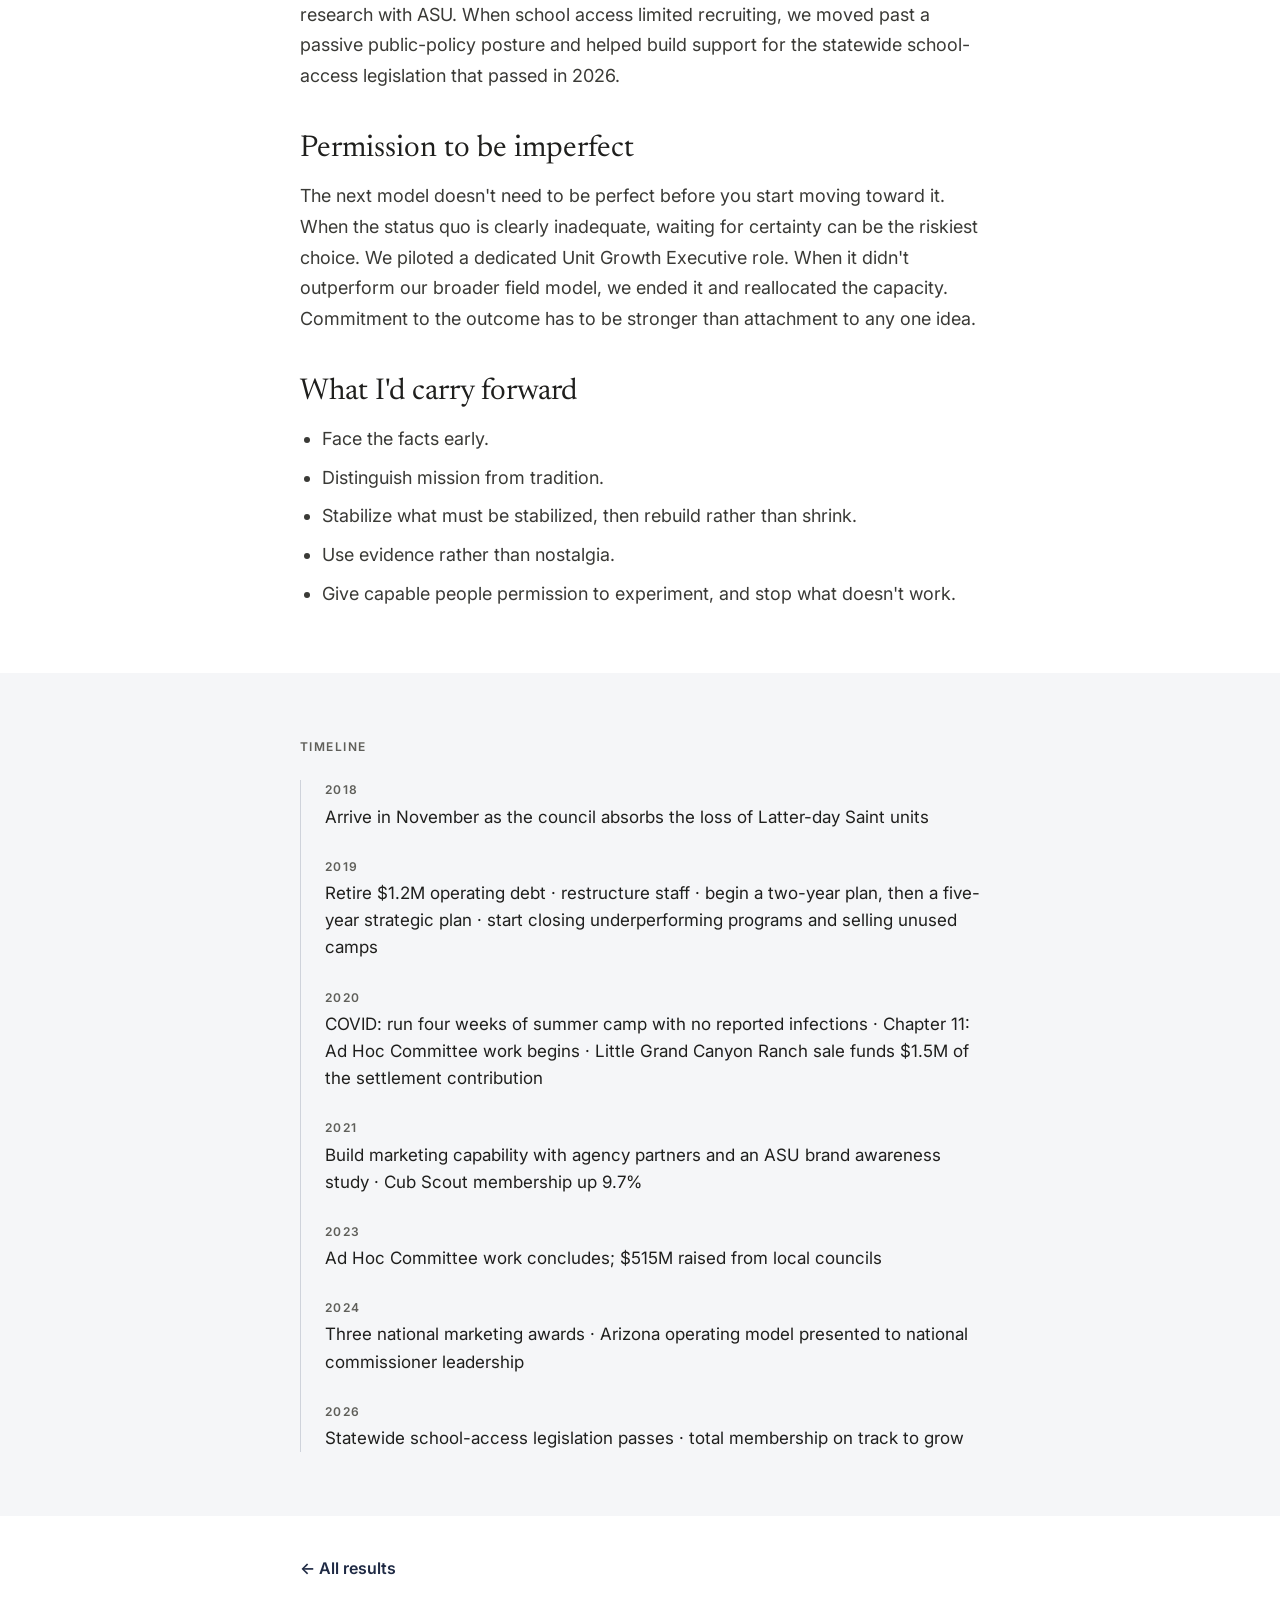
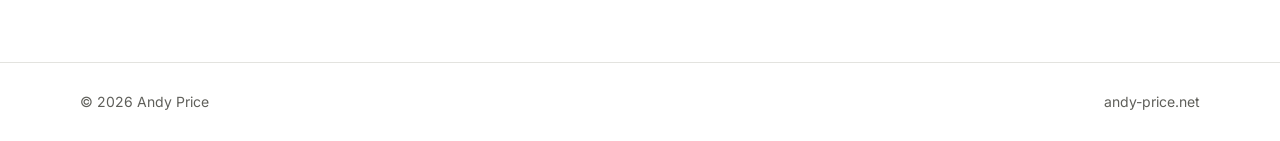
<file: turnaround.html>
<!doctype html>
<html lang="en">
<head>
<meta charset="utf-8">
<meta name="viewport" content="width=device-width, initial-scale=1">
<meta name="robots" content="noindex, nofollow">
<title>Rebuilding under pressure · Andy Price</title>
<meta name="description" content="Case study: eight years rebuilding Grand Canyon Council through the loss of its largest partner, COVID, and Chapter 11.">
<meta property="og:title" content="Rebuilding under pressure · Andy Price">
<meta property="og:description" content="Case study: eight years rebuilding Grand Canyon Council through the loss of its largest partner, COVID, and Chapter 11.">
<meta property="og:image" content="https://andy-price.net/images/headshot.jpg">
<link rel="icon" href="/favicon.svg" type="image/svg+xml">
<link rel="preconnect" href="https://fonts.googleapis.com">
<link rel="preconnect" href="https://fonts.gstatic.com" crossorigin>
<link rel="stylesheet" href="https://fonts.googleapis.com/css2?family=Inter:wght@400;500;600;700&amp;family=Newsreader:opsz,wght@6..72,400;6..72,500&amp;display=swap">
<link rel="stylesheet" href="/css/site.css">
</head>
<body>
<header class="site-header">
<div class="wrap">
<a class="brand" href="/">Andy Price</a>
<a class="back" href="/#results">← Back to results</a>
</div>
</header>
<main>
<div class="narrow article-head">
<p class="tag">Case study · Turnaround</p>
<h1>Rebuilding under pressure: eight years in Arizona</h1>
<p class="lede" style="font-size: 20px">When the council lost its largest chartered partner, it had to stabilize first and then rethink everything. The windshield, not the rearview mirror, guided the work.</p>
</div>

<div class="wrap metrics">
<div class="metric"><p class="metric-num">$13.3M → $16.2M</p><p class="metric-label">total net assets, 2018–2025 (audited)</p></div>
<div class="metric"><p class="metric-num">−$698K → $1.5M</p><p class="metric-label">operating fund net assets</p></div>
<div class="metric"><p class="metric-num">$7.0M</p><p class="metric-label">settlement trust contribution met in full</p></div>
<div class="metric"><p class="metric-num">2</p><p class="metric-label">inherited qualified audits resolved</p></div>
</div>

<article class="narrow prose">
<section>
<h2>The situation</h2>
<p>When I arrived in late 2018, the council was absorbing the Latter-day Saint Church's decision to end its Scouting-based youth program, which meant losing an extraordinary share of membership and revenue. The challenge ran deeper: $1.2 million in operating debt, a fragile cash position, relationships with many other units that had gone untended, and a board and staff model built for a different era.</p>
<p>Then came COVID and Chapter 11.</p>
</section>
<blockquote><p>"Things were so broken that we were willing to break what remained and rebuild a council operation for the 21st century."</p></blockquote>
<section>
<h2>Stabilize first</h2>
<p>With the board, we drew $2.2 million from the endowment to retire the operating debt and create $1 million in working capital. We restructured, cutting personnel expense 42% ($1.36 million a year) by 2020. We outsourced accounting, strengthened controls, and resolved the causes of two inherited qualified audits. We sold underperforming properties, and the sale of Little Grand Canyon Ranch alone produced $1.5 million toward our settlement contribution.</p>
</section>
<section>
<h2>Then rebuild</h2>
<p>Stabilization was never the strategy. We used the crisis to rethink the operating model: governance and board capability, staffing and field deployment, volunteer training, compensation, fundraising, property strategy, and marketing built on research with ASU. When school access limited recruiting, we moved past a passive public-policy posture and helped build support for the statewide school-access legislation that passed in 2026.</p>
</section>
<section>
<h2>Permission to be imperfect</h2>
<p>The next model doesn't need to be perfect before you start moving toward it. When the status quo is clearly inadequate, waiting for certainty can be the riskiest choice. We piloted a dedicated Unit Growth Executive role. When it didn't outperform our broader field model, we ended it and reallocated the capacity. Commitment to the outcome has to be stronger than attachment to any one idea.</p>
</section>
<section>
<h2>What I'd carry forward</h2>
<ul>
<li>Face the facts early.</li>
<li>Distinguish mission from tradition.</li>
<li>Stabilize what must be stabilized, then rebuild rather than shrink.</li>
<li>Use evidence rather than nostalgia.</li>
<li>Give capable people permission to experiment, and stop what doesn't work.</li>
</ul>
</section>
</article>

<section class="tint">
<div class="narrow" style="padding-top: 64px; padding-bottom: 64px; display: flex; flex-direction: column; gap: 24px">
<p class="tag">Timeline</p>
<ol class="timeline">
<li><p class="tag">2018</p><p>Arrive in November as the council absorbs the loss of Latter-day Saint units</p></li>
<li><p class="tag">2019</p><p>Retire $1.2M operating debt · restructure staff · begin a two-year plan, then a five-year strategic plan · start closing underperforming programs and selling unused camps</p></li>
<li><p class="tag">2020</p><p>COVID: run four weeks of summer camp with no reported infections · Chapter 11: Ad Hoc Committee work begins · Little Grand Canyon Ranch sale funds $1.5M of the settlement contribution</p></li>
<li><p class="tag">2021</p><p>Build marketing capability with agency partners and an ASU brand awareness study · Cub Scout membership up 9.7%</p></li>
<li><p class="tag">2023</p><p>Ad Hoc Committee work concludes; $515M raised from local councils</p></li>
<li><p class="tag">2024</p><p>Three national marketing awards · Arizona operating model presented to national commissioner leadership</p></li>
<li><p class="tag">2026</p><p>Statewide school-access legislation passes · total membership on track to grow</p></li>
</ol>
</div>
</section>

<div class="narrow end-links" style="border-top: 0; padding-top: 32px; padding-bottom: 80px">
<a href="/#results">← All results</a>
</div>
</main>
<footer class="site-footer">
<div class="wrap"><span>© 2026 Andy Price</span><span>andy-price.net</span></div>
</footer>
<script src="/js/v.js" defer></script>
</body>
</html>
</file>
<file: css/site.css>
:root {
  --navy: #1f2a44;
  --navy-ink: #0f172a;
  --ink: #1f1f1d;
  --body: #3a3a36;
  --muted: #4d4d48;
  --soft: #5f5f5a;
  --line: #cfd3db;
  --line-light: #e3e5ea;
  --tint: #f5f6f8;
  --on-navy-muted: #c9cfdb;
  --serif: "Newsreader", Georgia, "Times New Roman", serif;
  --sans: "Inter", system-ui, -apple-system, "Segoe UI", sans-serif;
  --max: 1200px;
  --gutter: 40px;
}

*, *::before, *::after { box-sizing: border-box; }
html { scroll-behavior: smooth; -webkit-text-size-adjust: 100%; }
body { margin: 0; background: #ffffff; color: var(--ink); font-family: var(--sans); font-size: 17px; line-height: 1.6; }
img { display: block; max-width: 100%; }
a { color: var(--navy); }
a:hover { color: var(--navy-ink); }
h1, h2, h3 { margin: 0; }
p { margin: 0; }
:focus-visible { outline: 3px solid #4a6fd1; outline-offset: 3px; }

.wrap { max-width: var(--max); margin: 0 auto; padding-left: var(--gutter); padding-right: var(--gutter); }
.narrow { max-width: 760px; margin: 0 auto; padding-left: var(--gutter); padding-right: var(--gutter); }
.serif { font-family: var(--serif); font-weight: 400; }
.tag { font-size: 12px; font-weight: 600; letter-spacing: .12em; text-transform: uppercase; color: var(--soft); }
.lede { font-size: 19px; color: var(--muted); }
.tint { background: var(--tint); }
.section { padding-top: 112px; padding-bottom: 112px; }
.section-head { display: flex; flex-direction: column; gap: 16px; max-width: 800px; margin-bottom: 40px; }
.h2 { font-family: var(--serif); font-weight: 400; font-size: 44px; line-height: 1.1; }
.photo { width: 100%; height: auto; object-fit: cover; }
figure { margin: 0; display: flex; flex-direction: column; gap: 10px; }
figcaption { font-size: 14px; color: var(--soft); }

/* Buttons */
.btn { display: inline-flex; align-items: center; justify-content: center; min-height: 48px; padding: 0 24px; border-radius: 4px; font-weight: 500; text-decoration: none; border: 1px solid var(--navy); }
.btn-solid { background: var(--navy); color: #ffffff; }
.btn-solid:hover { background: var(--navy-ink); color: #ffffff; }
.btn-line { color: var(--navy); background: transparent; }
.btn-row { display: flex; flex-wrap: wrap; gap: 12px; }

/* Header */
.site-header { border-bottom: 1px solid #e3e3df; background: #ffffff; position: sticky; top: 0; z-index: 10; }
.site-header .wrap { display: flex; align-items: center; justify-content: space-between; gap: 16px; padding-top: 14px; padding-bottom: 14px; }
.brand { font-weight: 600; font-size: 18px; letter-spacing: -0.01em; color: var(--ink); text-decoration: none; }
.nav { display: flex; flex-wrap: wrap; align-items: center; gap: 26px; font-size: 15px; }
.nav a { color: var(--ink); text-decoration: none; }
.nav a:hover { color: var(--navy); text-decoration: underline; text-underline-offset: 4px; }
.menu { display: none; position: relative; }
.menu summary { list-style: none; cursor: pointer; width: 48px; height: 48px; display: flex; align-items: center; justify-content: center; }
.menu summary::-webkit-details-marker { display: none; }
.menu-panel { position: absolute; right: 0; top: 52px; background: #ffffff; border: 1px solid var(--line-light); box-shadow: 0 8px 24px rgba(15, 23, 42, .08); padding: 8px 0; min-width: 200px; display: flex; flex-direction: column; }
.menu-panel a { padding: 12px 20px; color: var(--ink); text-decoration: none; }
.back { font-size: 15px; text-decoration: none; }

/* Hero */
.hero { display: grid; grid-template-columns: minmax(0, 1.1fr) minmax(0, 0.9fr); gap: 64px; align-items: center; padding-top: 96px; padding-bottom: 88px; }
.hero-text { display: flex; flex-direction: column; gap: 24px; }
.hero h1 { font-family: var(--serif); font-weight: 400; font-size: 64px; line-height: 1.04; letter-spacing: -0.02em; }
.hero .lede { max-width: 34em; }
.hero-photo { aspect-ratio: 4 / 5; border-radius: 2px; }

/* Stats */
.stats-band { background: var(--tint); border-top: 1px solid var(--line-light); border-bottom: 1px solid var(--line-light); }
.stats { display: grid; grid-template-columns: repeat(4, minmax(0, 1fr)); gap: 32px; padding-top: 40px; padding-bottom: 40px; }
.stat-num { font-family: var(--serif); font-size: 42px; line-height: 1.15; color: var(--navy); }
.stat-label { color: var(--muted); margin-top: 4px; }

/* Story */
.story { display: grid; grid-template-columns: minmax(0, 0.8fr) minmax(0, 1.2fr); gap: 64px; padding-top: 112px; padding-bottom: 40px; }
.story-body { display: flex; flex-direction: column; gap: 18px; font-size: 18px; line-height: 1.7; color: var(--body); }

/* Pillars */
.pillars { display: grid; grid-template-columns: repeat(2, minmax(0, 1fr)); gap: 0 48px; margin-bottom: 40px; }
.pillar { border-top: 1px solid var(--line); padding: 24px 0; display: grid; grid-template-columns: 40px 1fr; gap: 16px; }
.pillar .tag { padding-top: 6px; }
.pillar-body { display: flex; flex-direction: column; gap: 8px; }
.pillar h3 { font-size: 21px; font-weight: 600; }
.pillar-msg { font-family: var(--serif); font-size: 19px; line-height: 1.4; color: var(--navy); }
.pillar-proof { font-size: 15px; color: var(--muted); }
.pillar-link { border-top: 1px solid var(--line); padding: 24px 0; display: flex; flex-direction: column; justify-content: center; gap: 12px; font-size: 15px; color: var(--muted); }
.pillar-link a { font-weight: 600; text-decoration: none; }

/* Results */
.cards { display: grid; grid-template-columns: repeat(3, minmax(0, 1fr)); gap: 20px; }
.card { background: #ffffff; border: 1px solid var(--line-light); padding: 28px; display: flex; flex-direction: column; gap: 12px; color: var(--ink); text-decoration: none; }
a.card:hover { border-color: var(--navy); }
.card-num { font-family: var(--serif); font-size: 36px; line-height: 1.15; color: var(--navy); }
.card h3 { font-size: 19px; line-height: 1.35; font-weight: 600; }
.card-text { font-size: 15px; color: var(--muted); }
.card-more { font-weight: 600; font-size: 15px; color: var(--navy); margin-top: auto; }
.card-quote { background: var(--navy); color: #ffffff; padding: 32px; display: flex; flex-direction: column; justify-content: center; gap: 14px; }
.card-quote p:first-child { font-family: var(--serif); font-size: 28px; line-height: 1.3; }
.card-quote p:last-child { font-size: 14px; color: var(--on-navy-muted); }

/* Pull quote */
.pull { margin: 0; padding: 40px 0; border-top: 1px solid var(--line); border-bottom: 1px solid var(--line); display: flex; flex-direction: column; gap: 12px; align-items: center; text-align: center; }
.pull p:first-child { font-family: var(--serif); font-size: 40px; line-height: 1.2; color: var(--navy); max-width: 22em; }
.pull p:last-child { font-size: 14px; color: var(--soft); }

/* Career */
.career { display: grid; grid-template-columns: repeat(2, minmax(0, 1fr)); gap: 64px; padding-top: 96px; padding-bottom: 112px; }
.career-intro { display: flex; flex-direction: column; gap: 16px; }
.career-intro figure { margin-top: 16px; }
.timeline { list-style: none; margin: 0; padding: 0; border-left: 1px solid var(--line); display: flex; flex-direction: column; }
.timeline li { padding: 0 0 26px 24px; display: flex; flex-direction: column; gap: 4px; }
.timeline li:last-child { padding-bottom: 0; }
.timeline .role { font-weight: 600; font-size: 18px; }
.timeline .detail { color: var(--muted); }

/* Perspectives */
.feature { display: grid; grid-template-columns: minmax(0, 1fr) auto; gap: 32px; align-items: end; background: #ffffff; border: 1px solid var(--line-light); padding: 40px; text-decoration: none; color: var(--ink); }
.feature:hover { border-color: var(--navy); }
.feature h3 { font-family: var(--serif); font-weight: 400; font-size: 34px; line-height: 1.15; margin: 10px 0 12px; }

/* Beyond */
.gallery { display: grid; grid-template-columns: repeat(3, minmax(0, 1fr)); gap: 16px; }
.gallery img { aspect-ratio: 4 / 3; }

/* Contact */
.contact { background: var(--navy); color: #ffffff; }
.contact .wrap { padding-top: 96px; padding-bottom: 96px; display: flex; flex-direction: column; gap: 20px; align-items: flex-start; }
.contact .tag { color: var(--on-navy-muted); }
.contact .btn { border-color: #ffffff; }
.contact .btn-solid { background: #ffffff; color: var(--navy); }
.contact .btn-solid:hover { background: #e9ecf2; color: var(--navy); }
.contact .btn-line { color: #ffffff; }

/* Footer */
.site-footer { border-top: 1px solid #e3e3df; }
.site-footer .wrap { padding-top: 28px; padding-bottom: 28px; display: flex; flex-wrap: wrap; justify-content: space-between; gap: 12px; font-size: 14px; color: var(--soft); }

/* Article pages */
.article-head { padding-top: 80px; padding-bottom: 48px; display: flex; flex-direction: column; gap: 22px; }
.article-head h1 { font-family: var(--serif); font-weight: 400; font-size: 52px; line-height: 1.08; }
.metrics { display: grid; grid-template-columns: repeat(4, minmax(0, 1fr)); gap: 24px; padding-top: 16px; padding-bottom: 48px; }
.metric { border-top: 2px solid var(--navy); padding-top: 14px; }
.metric-num { font-family: var(--serif); font-size: 34px; line-height: 1.15; color: var(--navy); }
.metric-label { color: var(--muted); margin-top: 4px; }
.prose { padding-top: 32px; padding-bottom: 64px; display: flex; flex-direction: column; gap: 40px; font-size: 18px; line-height: 1.7; color: var(--body); }
.prose section { display: flex; flex-direction: column; gap: 14px; }
.prose h2 { font-family: var(--serif); font-weight: 400; font-size: 30px; line-height: 1.2; color: var(--ink); }
.prose ul { margin: 0; padding-left: 22px; display: flex; flex-direction: column; gap: 8px; }
.prose blockquote { margin: 0; padding: 24px 0; border-top: 1px solid var(--line); border-bottom: 1px solid var(--line); }
.prose blockquote p { font-family: var(--serif); font-size: 26px; line-height: 1.35; color: var(--navy); }
.essay { max-width: 680px; margin: 0 auto; padding: 96px var(--gutter) 64px; display: flex; flex-direction: column; gap: 26px; font-family: var(--serif); font-size: 21px; line-height: 1.65; color: #2a2a27; }
.essay h1 { font-size: 52px; line-height: 1.08; font-weight: 400; color: var(--ink); }
.essay .byline { font-family: var(--sans); font-size: 15px; color: var(--soft); }
.essay blockquote { margin: 8px 0; padding: 20px 0; border-top: 1px solid var(--line); border-bottom: 1px solid var(--line); }
.essay blockquote p { font-size: 30px; line-height: 1.3; color: var(--navy); text-align: center; }
.end-links { border-top: 1px solid #e3e3df; padding-top: 24px; margin-top: 8px; display: flex; flex-wrap: wrap; justify-content: space-between; gap: 16px; font-family: var(--sans); font-size: 16px; }
.end-links a { font-weight: 600; text-decoration: none; }

/* Method page */
.steps { display: flex; flex-direction: column; padding-bottom: 72px; }
.step { border-top: 1px solid var(--line); padding: 24px 0; display: grid; grid-template-columns: 64px 1fr; gap: 20px; }
.step:last-child { border-bottom: 1px solid var(--line); }
.step-num { font-family: var(--serif); font-size: 34px; line-height: 1.1; color: var(--navy); }
.step h2 { font-size: 22px; font-weight: 600; margin-bottom: 8px; }
.step p { font-size: 17px; color: var(--muted); }
.layers { display: grid; grid-template-columns: repeat(3, minmax(0, 1fr)); gap: 16px; }
.layer { background: #ffffff; border: 1px solid var(--line-light); padding: 24px; display: flex; flex-direction: column; gap: 8px; }
.layer h3 { font-size: 19px; font-weight: 600; }
.layer p:last-child { font-size: 15px; color: var(--muted); }
.cycle-figure { padding-top: 24px; padding-bottom: 64px; }
.closing { padding-top: 80px; padding-bottom: 80px; text-align: center; }
.closing p { font-family: var(--serif); font-size: 30px; line-height: 1.35; color: var(--navy); }

/* Tablet */
@media (max-width: 1024px) {
  :root { --gutter: 32px; }
  .hero h1 { font-size: 48px; }
  .hero { gap: 40px; padding-top: 64px; padding-bottom: 64px; }
  .stats { grid-template-columns: repeat(2, minmax(0, 1fr)); }
  .cards { grid-template-columns: repeat(2, minmax(0, 1fr)); }
  .metrics { grid-template-columns: repeat(2, minmax(0, 1fr)); }
  .section { padding-top: 80px; padding-bottom: 80px; }
  .h2 { font-size: 36px; }
  .pull p:first-child { font-size: 32px; }
  .career { grid-template-columns: minmax(0, 1fr); gap: 40px; padding-top: 72px; padding-bottom: 80px; }
  .story { grid-template-columns: minmax(0, 1fr); gap: 20px; padding-top: 80px; }
  .nav { gap: 18px; font-size: 14px; }
}

/* Phone */
@media (max-width: 760px) {
  :root { --gutter: 20px; }
  body { font-size: 16px; }
  .nav { display: none; }
  .menu { display: block; }
  .site-header .wrap { padding-top: 6px; padding-bottom: 6px; }
  .hero { grid-template-columns: minmax(0, 1fr); padding-top: 24px; padding-bottom: 48px; gap: 24px; }
  .hero-photo-wrap { order: -1; }
  .hero-photo { aspect-ratio: 1 / 1; object-position: center 25%; }
  .hero h1 { font-size: 38px; line-height: 1.08; }
  .lede { font-size: 16px; }
  .btn-row .btn { width: 100%; }
  .stats { gap: 22px; padding-top: 28px; padding-bottom: 28px; }
  .stat-num { font-size: 30px; }
  .stat-label { font-size: 14px; }
  .section { padding-top: 56px; padding-bottom: 56px; }
  .section-head { margin-bottom: 24px; }
  .h2 { font-size: 30px; }
  .story { padding-top: 56px; }
  .story-body { font-size: 16px; }
  .pillars { grid-template-columns: minmax(0, 1fr); }
  .pillar { grid-template-columns: minmax(0, 1fr); gap: 6px; padding: 18px 0; }
  .pillar-proof { display: none; }
  .cards { grid-template-columns: minmax(0, 1fr); }
  .card { padding: 20px; }
  .card-num { font-size: 28px; }
  .card-quote p:first-child { font-size: 22px; }
  .pull p:first-child { font-size: 26px; }
  .career { padding-top: 56px; padding-bottom: 56px; }
  .feature { grid-template-columns: minmax(0, 1fr); padding: 24px; gap: 12px; }
  .feature h3 { font-size: 26px; }
  .gallery { grid-template-columns: minmax(0, 1fr); }
  .gallery img:nth-child(3) { display: none; }
  .contact .wrap { padding-top: 56px; padding-bottom: 56px; align-items: stretch; }
  .contact .btn { width: 100%; }
  .article-head { padding-top: 48px; }
  .article-head h1, .essay h1 { font-size: 36px; }
  .metrics { grid-template-columns: minmax(0, 1fr); }
  .metric-num { font-size: 28px; }
  .prose { font-size: 16px; }
  .prose h2 { font-size: 26px; }
  .essay { padding-top: 48px; font-size: 19px; }
  .essay blockquote p { font-size: 24px; }
  .step { grid-template-columns: 44px 1fr; gap: 12px; }
  .step-num { font-size: 26px; }
  .layers { grid-template-columns: minmax(0, 1fr); }
  .closing p { font-size: 22px; }
}

@media (prefers-reduced-motion: reduce) { html { scroll-behavior: auto; } }

[id] { scroll-margin-top: 80px; }
</file>
